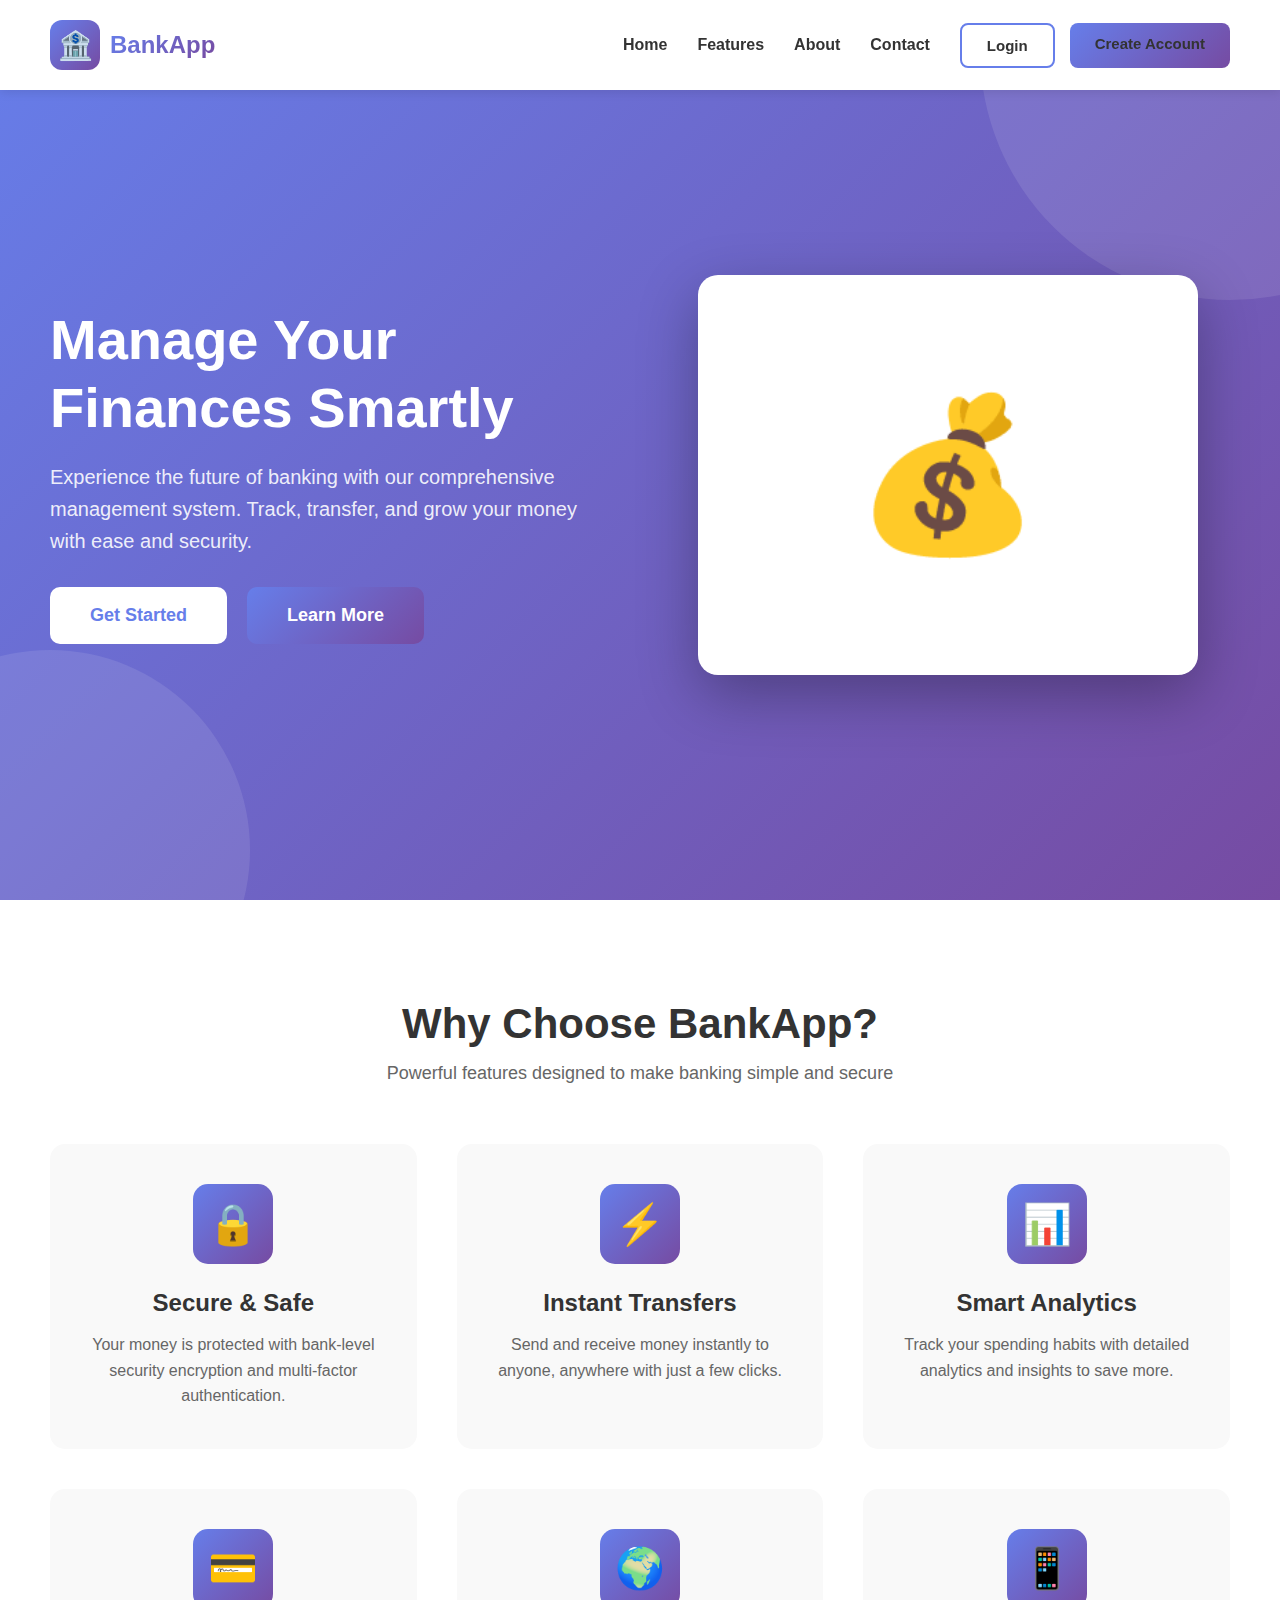
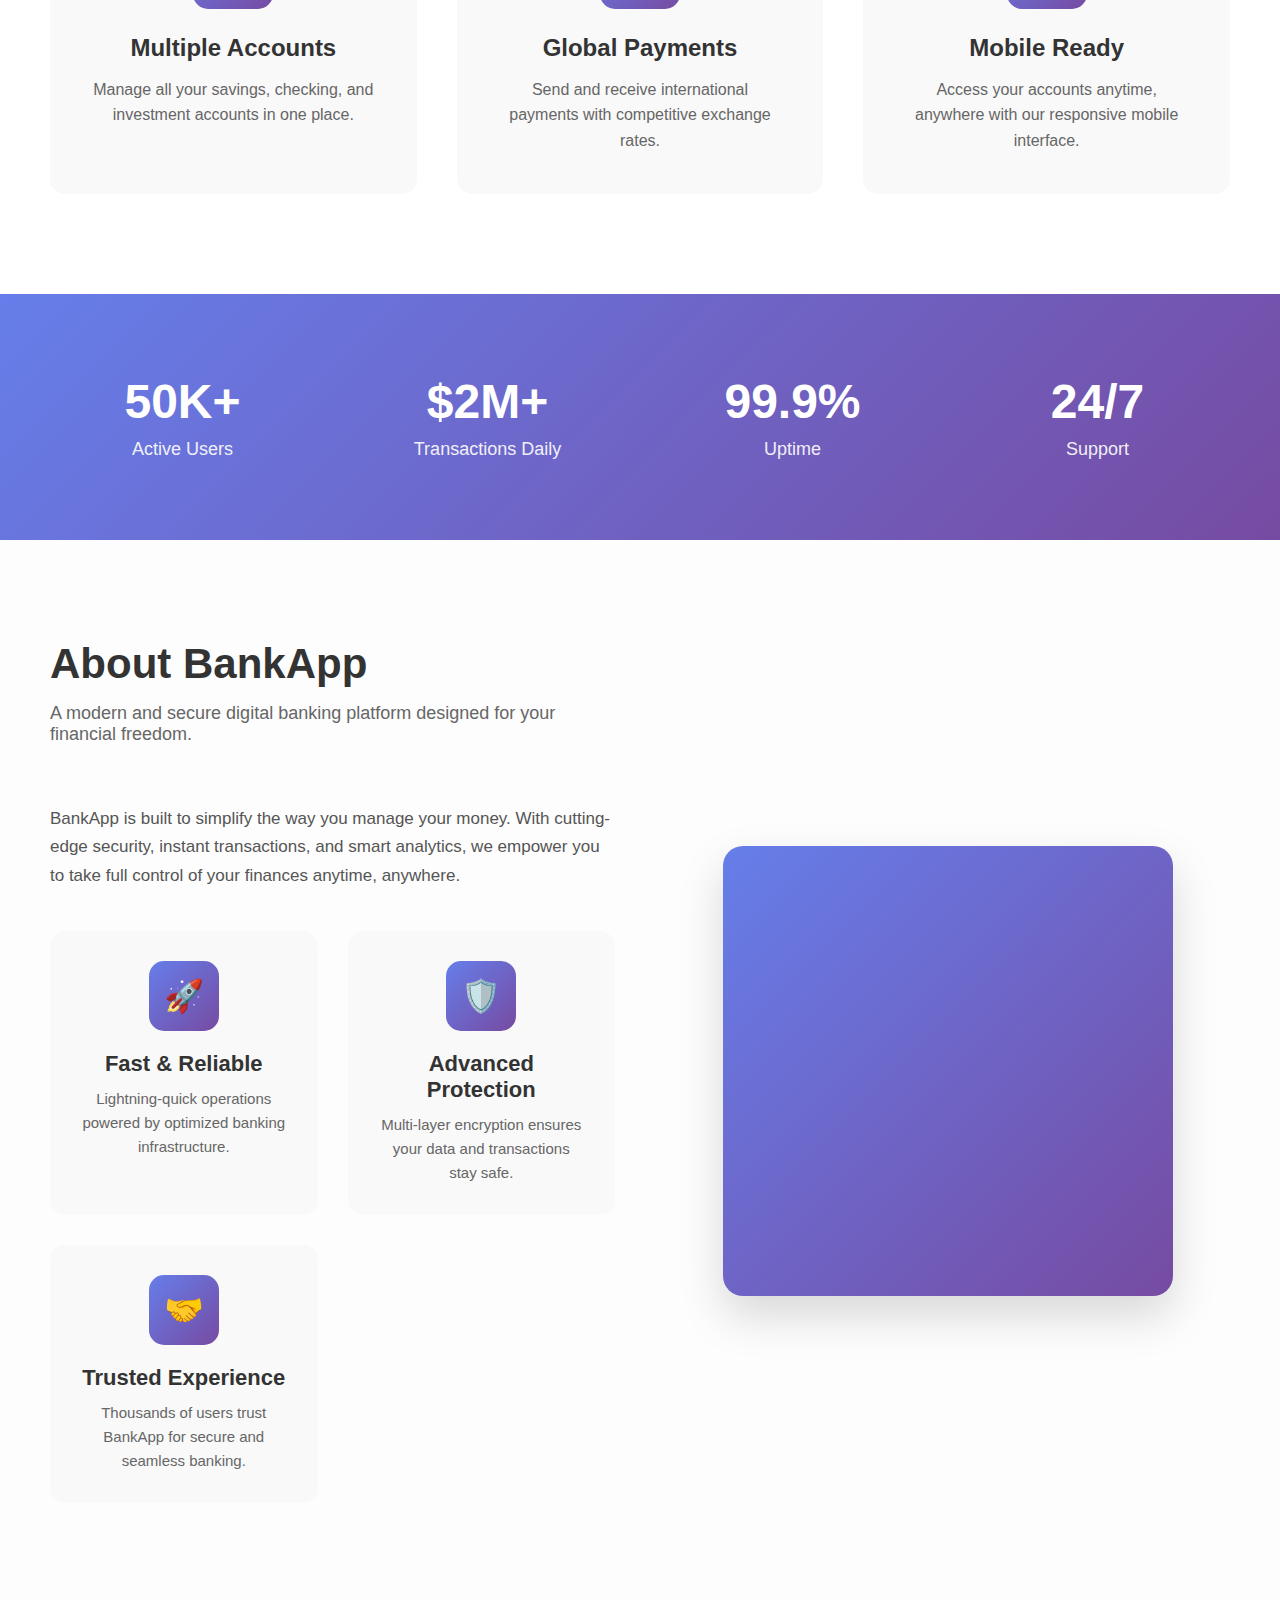
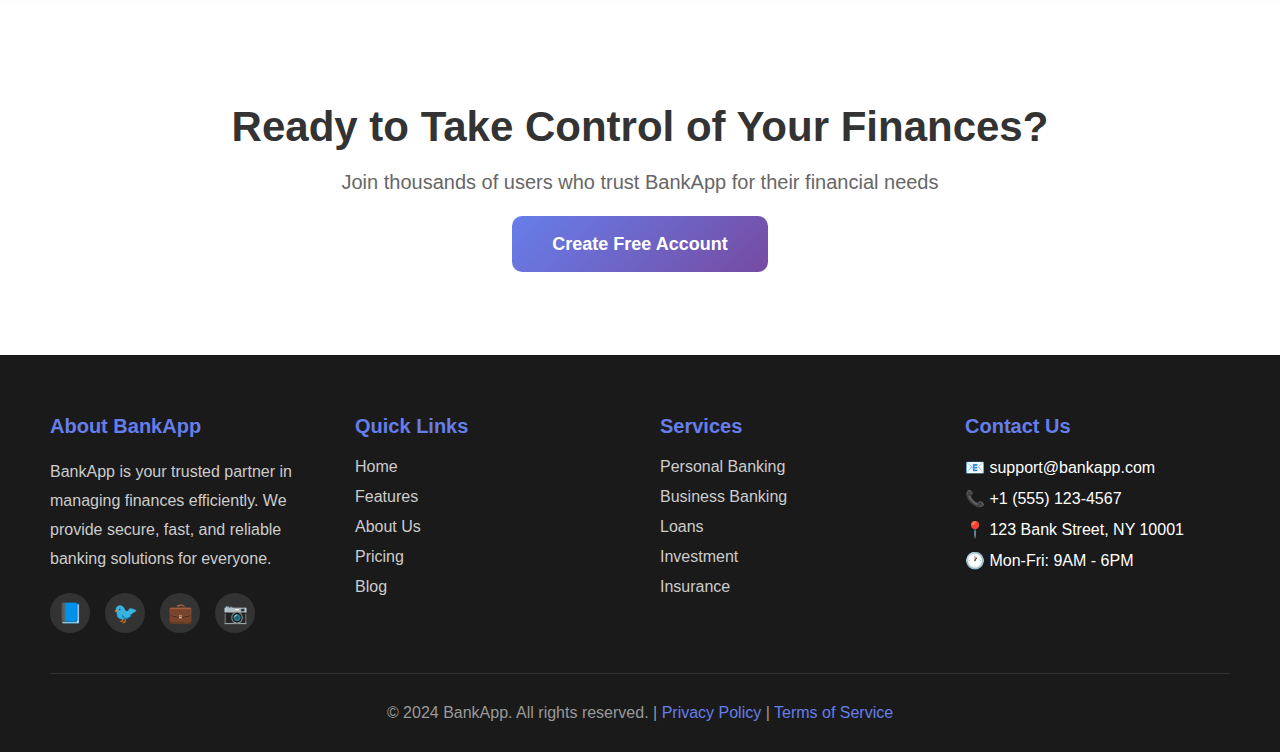
<file: frontend/index.html>
<!DOCTYPE html>
<html lang="en">
<head>
    <meta charset="UTF-8">
    <meta name="viewport" content="width=device-width, initial-scale=1.0">
    <title>BankApp - Manage Your Finances Smartly</title>
    <style>
        * {
            margin: 0;
            padding: 0;
            box-sizing: border-box;
            font-family: 'Segoe UI', Tahoma, Geneva, Verdana, sans-serif;
        }

        body {
            overflow-x: hidden;
        }

        /* Navigation */
        nav {
            position: fixed;
            top: 0;
            width: 100%;
            background: white;
            padding: 20px 50px;
            display: flex;
            justify-content: space-between;
            align-items: center;
            box-shadow: 0 2px 10px rgba(0,0,0,0.1);
            z-index: 1000;
        }

        .logo-section {
            display: flex;
            align-items: center;
            gap: 10px;
        }

        .logo {
            width: 50px;
            height: 50px;
            background: linear-gradient(135deg, #667eea 0%, #764ba2 100%);
            border-radius: 12px;
            display: flex;
            align-items: center;
            justify-content: center;
            font-size: 28px;
        }

        .logo-text {
            font-size: 24px;
            font-weight: bold;
            background: linear-gradient(135deg, #667eea 0%, #764ba2 100%);
            -webkit-background-clip: text;
            -webkit-text-fill-color: transparent;
            background-clip: text;
        }

        .nav-links {
            display: flex;
            list-style: none;
            gap: 30px;
            align-items: center;
        }

        .nav-links a {
            text-decoration: none;
            color: #333;
            font-weight: 600;
            transition: all 0.3s;
            position: relative;
        }

        .nav-links a:hover {
            color: #667eea;
        }

        .nav-links a::after {
            content: '';
            position: absolute;
            width: 0;
            height: 2px;
            bottom: -5px;
            left: 0;
            background: linear-gradient(135deg, #667eea 0%, #764ba2 100%);
            transition: width 0.3s;
        }

        .nav-links a:hover::after {
            width: 100%;
        }

        .nav-buttons {
            display: flex;
            gap: 15px;
        }

        .btn {
            padding: 12px 25px;
            border-radius: 8px;
            font-weight: 600;
            cursor: pointer;
            transition: all 0.3s;
            text-decoration: none;
            border: none;
            font-size: 15px;
        }

        .btn-outline {
            background: transparent;
            border: 2px solid #667eea;
            color: #667eea;
        }

        .btn-outline:hover {
            background: #667eea;
            color: white;
            transform: translateY(-2px);
        }

        .btn-primary {
            background: linear-gradient(135deg, #667eea 0%, #764ba2 100%);
            color: white;
        }

        .btn-primary:hover {
            transform: translateY(-2px);
            box-shadow: 0 10px 25px rgba(102, 126, 234, 0.4);
        }

        .menu-toggle {
            display: none;
            background: none;
            border: none;
            font-size: 28px;
            cursor: pointer;
            color: #667eea;
        }

        /* Hero Section */
        .hero {
            min-height: 100vh;
            background: linear-gradient(135deg, #667eea 0%, #764ba2 100%);
            display: flex;
            align-items: center;
            justify-content: center;
            padding: 100px 50px 50px;
            position: relative;
            overflow: hidden;
        }

        .hero::before {
            content: '';
            position: absolute;
            width: 500px;
            height: 500px;
            background: rgba(255, 255, 255, 0.1);
            border-radius: 50%;
            top: -200px;
            right: -200px;
            animation: float 6s ease-in-out infinite;
        }

        .hero::after {
            content: '';
            position: absolute;
            width: 400px;
            height: 400px;
            background: rgba(255, 255, 255, 0.1);
            border-radius: 50%;
            bottom: -150px;
            left: -150px;
            animation: float 8s ease-in-out infinite;
        }

        @keyframes float {
            0%, 100% { transform: translateY(0); }
            50% { transform: translateY(-20px); }
        }

        .hero-content {
            max-width: 1200px;
            display: grid;
            grid-template-columns: 1fr 1fr;
            gap: 50px;
            align-items: center;
            z-index: 1;
        }

        .hero-text h1 {
            font-size: 56px;
            color: white;
            margin-bottom: 20px;
            line-height: 1.2;
        }

        .hero-text p {
            font-size: 20px;
            color: rgba(255, 255, 255, 0.9);
            margin-bottom: 30px;
            line-height: 1.6;
        }

        .hero-buttons {
            display: flex;
            gap: 20px;
        }

        .btn-hero {
            padding: 18px 40px;
            font-size: 18px;
            border-radius: 10px;
            font-weight: bold;
        }

        .btn-white {
            background: white;
            color: #667eea;
        }

        .btn-white:hover {
            transform: translateY(-3px);
            box-shadow: 0 15px 35px rgba(0, 0, 0, 0.2);
        }

        .hero-image {
            display: flex;
            justify-content: center;
            align-items: center;
        }

        .hero-image-content {
            width: 100%;
            max-width: 500px;
            height: 400px;
            background: white;
            border-radius: 20px;
            box-shadow: 0 20px 60px rgba(0, 0, 0, 0.3);
            display: flex;
            align-items: center;
            justify-content: center;
            font-size: 150px;
            animation: float 6s ease-in-out infinite;
        }

        /* Features Section */
        .features {
            padding: 100px 50px;
            background: white;
        }

        .section-title {
            text-align: center;
            font-size: 42px;
            color: #333;
            margin-bottom: 15px;
        }

        .section-subtitle {
            text-align: center;
            font-size: 18px;
            color: #666;
            margin-bottom: 60px;
        }

        .features-grid {
            max-width: 1200px;
            margin: 0 auto;
            display: grid;
            grid-template-columns: repeat(auto-fit, minmax(300px, 1fr));
            gap: 40px;
        }

        .feature-card {
            padding: 40px;
            background: #f9f9f9;
            border-radius: 15px;
            text-align: center;
            transition: all 0.3s;
        }

        .feature-card:hover {
            transform: translateY(-10px);
            box-shadow: 0 15px 40px rgba(0, 0, 0, 0.1);
            background: white;
        }

        .feature-icon {
            width: 80px;
            height: 80px;
            margin: 0 auto 25px;
            background: linear-gradient(135deg, #667eea 0%, #764ba2 100%);
            border-radius: 15px;
            display: flex;
            align-items: center;
            justify-content: center;
            font-size: 40px;
        }

        .feature-card h3 {
            font-size: 24px;
            color: #333;
            margin-bottom: 15px;
        }

        .feature-card p {
            font-size: 16px;
            color: #666;
            line-height: 1.6;
        }

        /* About Section */
.about {
    padding: 100px 50px;
    background: #fdfdfd;
}

.about-container {
    max-width: 1300px;
    margin: auto;
    display: grid;
    grid-template-columns: repeat(auto-fit, minmax(420px, 1fr));
    align-items: center;
    gap: 50px;
}

.about-content .section-title {
    text-align: left;
}

.about-content .section-subtitle {
    text-align: left;
}

.about-text {
    font-size: 17px;
    color: #555;
    line-height: 1.7;
    margin-bottom: 40px;
}

.about-highlights {
    display: grid;
    grid-template-columns: repeat(auto-fit, minmax(220px, 1fr));
    gap: 30px;
}

.about-item {
    background: #f9f9f9;
    padding: 30px;
    border-radius: 15px;
    transition: 0.3s ease;
    text-align: center;
}

.about-item:hover {
    transform: translateY(-8px);
    box-shadow: 0 15px 35px rgba(0,0,0,0.08);
    background: white;
}

.about-icon {
    width: 70px;
    height: 70px;
    margin: 0 auto 20px;
    background: linear-gradient(135deg, #667eea 0%, #764ba2 100%);
    border-radius: 15px;
    display: flex;
    align-items: center;
    justify-content: center;
    font-size: 32px;
    color: #fff;
}

.about-item h3 {
    font-size: 22px;
    margin-bottom: 10px;
    color: #333;
}

.about-item p {
    font-size: 15px;
    color: #666;
    line-height: 1.6;
}

/* About Image Side */
.about-image {
    display: flex;
    justify-content: center;
    align-items: center;
}

.about-img-card {
    width: 100%;
    max-width: 450px;
    height: 450px;
    border-radius: 20px;
    background: linear-gradient(135deg, #667eea 0%, #764ba2 100%);
    box-shadow: 0 20px 45px rgba(0,0,0,0.15);
    animation: floatAnim 4s ease-in-out infinite;
}

/* Floating animation */
@keyframes floatAnim {
    0% { transform: translateY(0); }
    50% { transform: translateY(-15px); }
    100% { transform: translateY(0); }
}


        /* Stats Section */
        .stats {
            padding: 80px 50px;
            background: linear-gradient(135deg, #667eea 0%, #764ba2 100%);
            color: white;
        }

        .stats-grid {
            max-width: 1200px;
            margin: 0 auto;
            display: grid;
            grid-template-columns: repeat(auto-fit, minmax(250px, 1fr));
            gap: 40px;
            text-align: center;
        }

        .stat-item h2 {
            font-size: 48px;
            margin-bottom: 10px;
        }

        .stat-item p {
            font-size: 18px;
            opacity: 0.9;
        }

        /* CTA Section */
        .cta {
            padding: 100px 50px;
            background: white;
            text-align: center;
        }

        .cta h2 {
            font-size: 42px;
            color: #333;
            margin-bottom: 20px;
        }

        .cta p {
            font-size: 20px;
            color: #666;
            margin-bottom: 40px;
        }

        /* Footer */
        footer {
            background: #1a1a1a;
            color: white;
            padding: 60px 50px 30px;
        }

        .footer-content {
            max-width: 1200px;
            margin: 0 auto;
            display: grid;
            grid-template-columns: repeat(auto-fit, minmax(250px, 1fr));
            gap: 40px;
            margin-bottom: 40px;
        }

        .footer-section h3 {
            font-size: 20px;
            margin-bottom: 20px;
            color: #667eea;
        }

        .footer-section p {
            line-height: 1.8;
            color: #ccc;
        }

        .footer-section ul {
            list-style: none;
        }

        .footer-section ul li {
            margin-bottom: 12px;
        }

        .footer-section ul li a {
            color: #ccc;
            text-decoration: none;
            transition: color 0.3s;
        }

        .footer-section ul li a:hover {
            color: #667eea;
        }

        .social-links {
            display: flex;
            gap: 15px;
            margin-top: 20px;
        }

        .social-links a {
            width: 40px;
            height: 40px;
            background: #333;
            border-radius: 50%;
            display: flex;
            align-items: center;
            justify-content: center;
            text-decoration: none;
            font-size: 20px;
            transition: all 0.3s;
        }

        .social-links a:hover {
            background: linear-gradient(135deg, #667eea 0%, #764ba2 100%);
            transform: translateY(-3px);
        }

        .footer-bottom {
            border-top: 1px solid #333;
            padding-top: 30px;
            text-align: center;
            color: #999;
        }

        /* Responsive */
        @media (max-width: 768px) {
            nav {
                padding: 15px 20px;
            }

            .nav-links {
                position: fixed;
                top: 80px;
                left: -100%;
                width: 100%;
                height: calc(100vh - 80px);
                background: white;
                flex-direction: column;
                padding: 50px 0;
                transition: left 0.3s;
                box-shadow: 0 5px 15px rgba(0,0,0,0.1);
            }

            .nav-links.active {
                left: 0;
            }

            .menu-toggle {
                display: block;
            }

            .hero {
                padding: 120px 20px 50px;
            }

            .hero-content {
                grid-template-columns: 1fr;
                text-align: center;
            }

            .hero-text h1 {
                font-size: 36px;
            }

            .hero-text p {
                font-size: 16px;
            }

            .hero-buttons {
                justify-content: center;
                flex-wrap: wrap;
            }

            .features {
                padding: 60px 20px;
            }

            .section-title {
                font-size: 32px;
            }

            .stats {
                padding: 60px 20px;
            }

            .cta {
                padding: 60px 20px;
            }

            .cta h2 {
                font-size: 32px;
            }

            footer {
                padding: 40px 20px 20px;
            }
        }
    </style>
</head>
<body>
    <!-- Navigation -->
    <nav>
        <div class="logo-section">
            <div class="logo">🏦</div>
            <div class="logo-text"><a href="./index.html">BankApp</a></div>
        </div>

        <ul class="nav-links" id="navLinks">
            <li><a href="#home">Home</a></li>
            <li><a href="#features">Features</a></li>
            <li><a href="#about">About</a></li>
            <li><a href="#contact">Contact</a></li>
            <li class="nav-buttons">
                <a href="./loginPage/login.html" class="btn btn-outline">Login</a>
                <a href="./createAccount/createaccount.html" class="btn btn-primary">Create Account</a>
            </li>
        </ul>

        <button class="menu-toggle" id="menuToggle">☰</button>
    </nav>

    <!-- Hero Section -->
    <section class="hero" id="home">
        <div class="hero-content">
            <div class="hero-text">
                <h1>Manage Your Finances Smartly</h1>
                <p>Experience the future of banking with our comprehensive management system. Track, transfer, and grow your money with ease and security.</p>
                <div class="hero-buttons">
                    <a href="./createAccount//createaccount.html" class="btn btn-hero btn-white">Get Started</a>
                    <a href="#features" class="btn btn-hero btn-primary">Learn More</a>
                </div>
            </div>
            <div class="hero-image">
                <div class="hero-image-content">
                    💰
                </div>
            </div>
        </div>
    </section>

    <!-- Features Section -->
    <section class="features" id="features">
        <h2 class="section-title">Why Choose BankApp?</h2>
        <p class="section-subtitle">Powerful features designed to make banking simple and secure</p>

        <div class="features-grid">
            <div class="feature-card">
                <div class="feature-icon">🔒</div>
                <h3>Secure & Safe</h3>
                <p>Your money is protected with bank-level security encryption and multi-factor authentication.</p>
            </div>

            <div class="feature-card">
                <div class="feature-icon">⚡</div>
                <h3>Instant Transfers</h3>
                <p>Send and receive money instantly to anyone, anywhere with just a few clicks.</p>
            </div>

            <div class="feature-card">
                <div class="feature-icon">📊</div>
                <h3>Smart Analytics</h3>
                <p>Track your spending habits with detailed analytics and insights to save more.</p>
            </div>

            <div class="feature-card">
                <div class="feature-icon">💳</div>
                <h3>Multiple Accounts</h3>
                <p>Manage all your savings, checking, and investment accounts in one place.</p>
            </div>

            <div class="feature-card">
                <div class="feature-icon">🌍</div>
                <h3>Global Payments</h3>
                <p>Send and receive international payments with competitive exchange rates.</p>
            </div>

            <div class="feature-card">
                <div class="feature-icon">📱</div>
                <h3>Mobile Ready</h3>
                <p>Access your accounts anytime, anywhere with our responsive mobile interface.</p>
            </div>
        </div>
    </section>

    <!-- Stats Section -->
    <section class="stats">
        <div class="stats-grid">
            <div class="stat-item">
                <h2>50K+</h2>
                <p>Active Users</p>
            </div>
            <div class="stat-item">
                <h2>$2M+</h2>
                <p>Transactions Daily</p>
            </div>
            <div class="stat-item">
                <h2>99.9%</h2>
                <p>Uptime</p>
            </div>
            <div class="stat-item">
                <h2>24/7</h2>
                <p>Support</p>
            </div>
        </div>
    </section>

    <section class="about" id="about">
    <div class="about-container">
        <div class="about-content">
            <h2 class="section-title">About BankApp</h2>
            <p class="section-subtitle">
                A modern and secure digital banking platform designed for your financial freedom.
            </p>

            <p class="about-text">
                BankApp is built to simplify the way you manage your money.  
                With cutting-edge security, instant transactions, and smart analytics,  
                we empower you to take full control of your finances anytime, anywhere.
            </p>

            <div class="about-highlights">
                <div class="about-item">
                    <div class="about-icon">🚀</div>
                    <h3>Fast & Reliable</h3>
                    <p>Lightning-quick operations powered by optimized banking infrastructure.</p>
                </div>

                <div class="about-item">
                    <div class="about-icon">🛡️</div>
                    <h3>Advanced Protection</h3>
                    <p>Multi-layer encryption ensures your data and transactions stay safe.</p>
                </div>

                <div class="about-item">
                    <div class="about-icon">🤝</div>
                    <h3>Trusted Experience</h3>
                    <p>Thousands of users trust BankApp for secure and seamless banking.</p>
                </div>
            </div>
        </div>

        <div class="about-image">
            <div class="about-img-card"></div>
        </div>
    </div>
</section>


    <!-- CTA Section -->
    <section class="cta" id="about">
        <h2>Ready to Take Control of Your Finances?</h2>
        <p>Join thousands of users who trust BankApp for their financial needs</p>
        <a href="./createAccount/createaccount.html" class="btn btn-hero btn-primary">Create Free Account</a>
    </section>

    <!-- Footer -->
    <footer id="contact">
        <div class="footer-content">
            <div class="footer-section">
                <h3>About BankApp</h3>
                <p>BankApp is your trusted partner in managing finances efficiently. We provide secure, fast, and reliable banking solutions for everyone.</p>
                <div class="social-links">
                    <a href="#" title="Facebook">📘</a>
                    <a href="#" title="Twitter">🐦</a>
                    <a href="#" title="LinkedIn">💼</a>
                    <a href="#" title="Instagram">📷</a>
                </div>
            </div>

            <div class="footer-section">
                <h3>Quick Links</h3>
                <ul>
                    <li><a href="#home">Home</a></li>
                    <li><a href="#features">Features</a></li>
                    <li><a href="#about">About Us</a></li>
                    <li><a href="#">Pricing</a></li>
                    <li><a href="#">Blog</a></li>
                </ul>
            </div>

            <div class="footer-section">
                <h3>Services</h3>
                <ul>
                    <li><a href="#">Personal Banking</a></li>
                    <li><a href="#">Business Banking</a></li>
                    <li><a href="#">Loans</a></li>
                    <li><a href="#">Investment</a></li>
                    <li><a href="#">Insurance</a></li>
                </ul>
            </div>

            <div class="footer-section">
                <h3>Contact Us</h3>
                <ul>
                    <li>📧 support@bankapp.com</li>
                    <li>📞 +1 (555) 123-4567</li>
                    <li>📍 123 Bank Street, NY 10001</li>
                    <li>🕐 Mon-Fri: 9AM - 6PM</li>
                </ul>
            </div>
        </div>

        <div class="footer-bottom">
            <p>&copy; 2024 BankApp. All rights reserved. | <a href="#" style="color: #667eea; text-decoration: none;">Privacy Policy</a> | <a href="#" style="color: #667eea; text-decoration: none;">Terms of Service</a></p>
        </div>
    </footer>

    <script>
        // Mobile Menu Toggle
        const menuToggle = document.getElementById('menuToggle');
        const navLinks = document.getElementById('navLinks');

        menuToggle.addEventListener('click', () => {
            navLinks.classList.toggle('active');
            menuToggle.textContent = navLinks.classList.contains('active') ? '✕' : '☰';
        });

        // Close menu when clicking on a link
        document.querySelectorAll('.nav-links a').forEach(link => {
            link.addEventListener('click', () => {
                navLinks.classList.remove('active');
                menuToggle.textContent = '☰';
            });
        });

        // Smooth scrolling for anchor links
        document.querySelectorAll('a[href^="#"]').forEach(anchor => {
            anchor.addEventListener('click', function (e) {
                e.preventDefault();
                const target = document.querySelector(this.getAttribute('href'));
                if (target) {
                    target.scrollIntoView({
                        behavior: 'smooth',
                        block: 'start'
                    });
                }
            });
        });

        // Add scroll effect to navbar
        window.addEventListener('scroll', () => {
            const nav = document.querySelector('nav');
            if (window.scrollY > 50) {
                nav.style.padding = '15px 50px';
            } else {
                nav.style.padding = '20px 50px';
            }
        });
    </script>
</body>
</html>
</file>
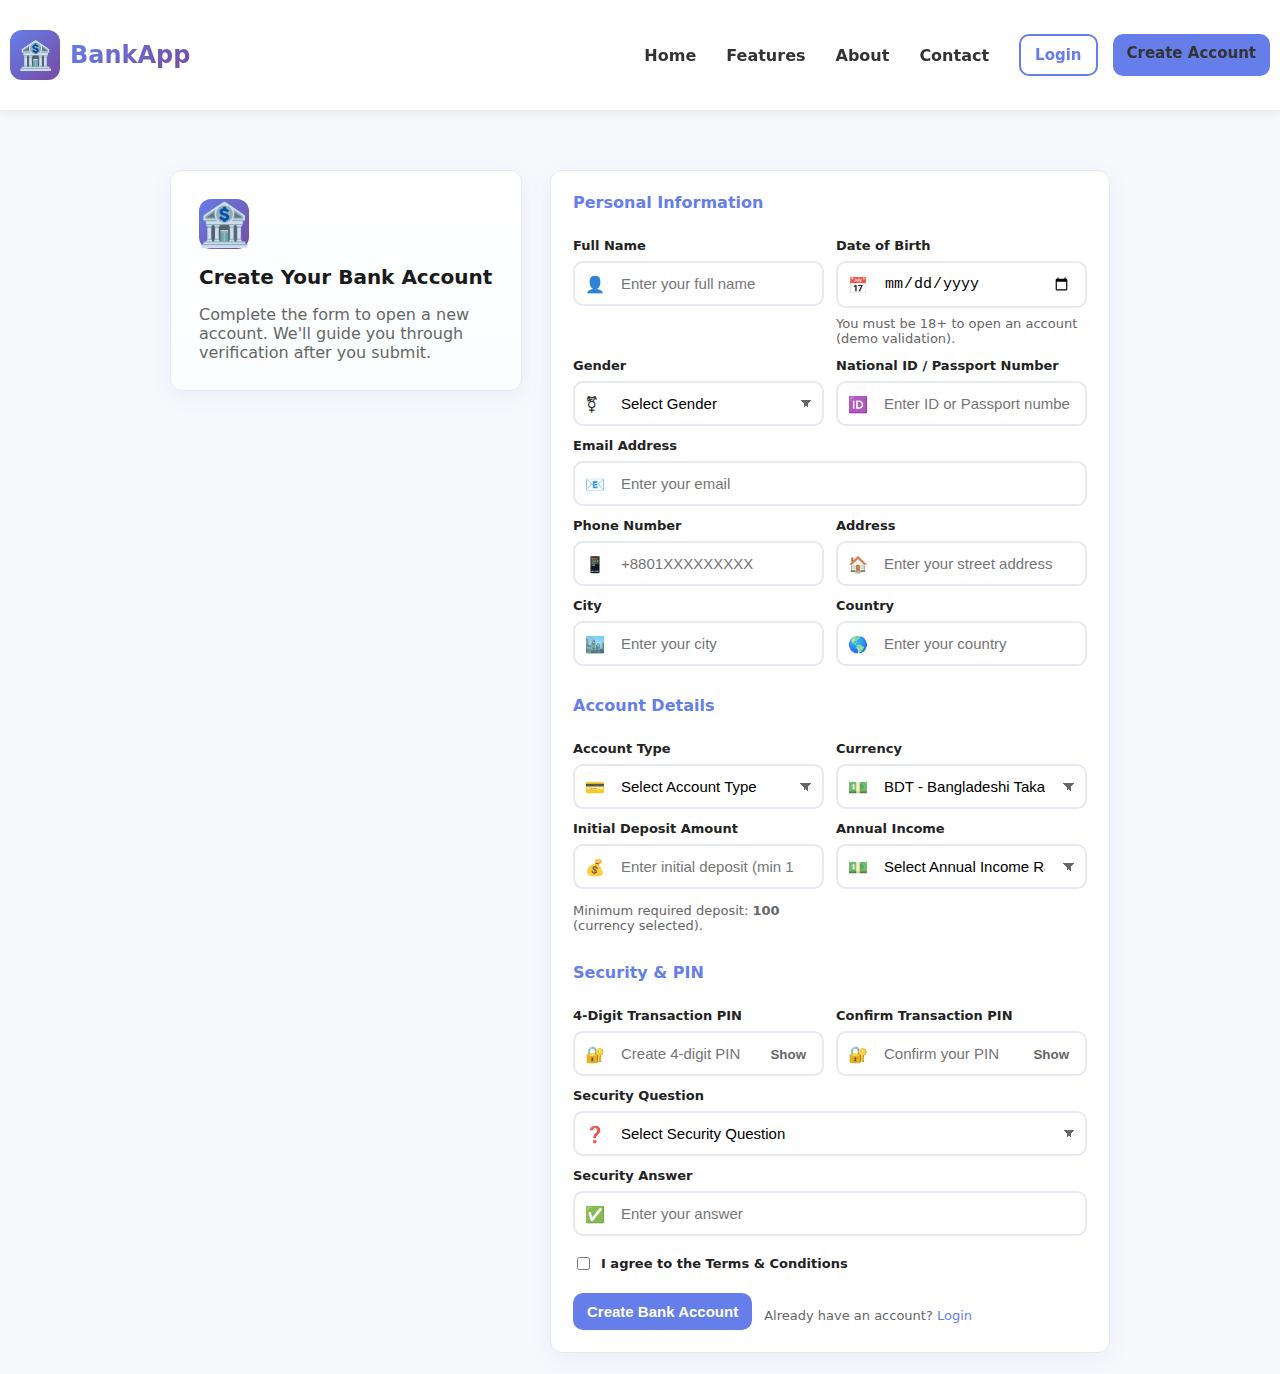
<file: frontend/createAccount/createaccount.html>
<!DOCTYPE html>
<html lang="en">
<head>
  <meta charset="utf-8" />
  <meta name="viewport" content="width=device-width,initial-scale=1" />
  <title>Bank Management System — Create Account</title>

  <!-- Minimal internal styles to keep the same theme but clean -->
  <style>
    :root{
      --accent:#667eea;
      --muted:#666;
      --bg:#f7f8fc;
      --card:#ffffff;
      --border:#e6e9f2;
      --radius:12px;
      --shadow: 0 6px 20px rgba(102,126,234,0.08);
      font-family: Inter, ui-sans-serif, system-ui, -apple-system, "Segoe UI", Roboto, "Helvetica Neue", Arial;
      color-scheme: light;
    }

    *{box-sizing:border-box}
    html,body{height:100%;margin:0;background:var(--bg);color:#1a1a1a}
    a{color:var(--accent);text-decoration:none;cursor:pointer}

     /* Navigation */
      nav {
    position: fixed;
    top: 0;
    left: 0;
    width: 100%;
    padding: 18px 10px;
    background: #ffffff;
    box-shadow: 0 2px 10px rgba(0,0,0,0.08);

    display: flex;
    align-items: center;
    justify-content: space-between;

    z-index: 1000;
}


        .logo-section {
            display: flex;
            align-items: center;
            gap: 10px;
        }

        .logo {
            width: 50px;
            height: 50px;
            background: linear-gradient(135deg, #667eea 0%, #764ba2 100%);
            border-radius: 12px;
            display: flex;
            align-items: center;
            justify-content: center;
            font-size: 28px;
        }

        .logo-text {
            font-size: 24px;
            font-weight: bold;
            background: linear-gradient(135deg, #667eea 0%, #764ba2 100%);
            -webkit-background-clip: text;
            -webkit-text-fill-color: transparent;
            background-clip: text;
        }

        .nav-links {
            display: flex;
            list-style: none;
            gap: 30px;
            align-items: center;
        }

        .nav-links a {
            text-decoration: none;
            color: #333;
            font-weight: 600;
            transition: all 0.3s;
            position: relative;
        }

        .nav-links a:hover {
            color: #667eea;
        }

        .nav-links a::after {
            content: '';
            position: absolute;
            width: 0;
            height: 2px;
            bottom: -5px;
            left: 0;
            background: linear-gradient(135deg, #667eea 0%, #764ba2 100%);
            transition: width 0.3s;
        }

        .nav-links a:hover::after {
            width: 100%;
        }

        .nav-buttons {
            display: flex;
            gap: 15px;
        }

        .btn {
            padding: 12px 25px;
            border-radius: 8px;
            font-weight: 600;
            cursor: pointer;
            transition: all 0.3s;
            text-decoration: none;
            border: none;
            font-size: 15px;
        }

        .btn-outline {
            background: transparent;
            border: 2px solid #667eea;
            color: #667eea;
        }

        .btn-outline:hover {
            background: #667eea;
            color: white;
            transform: translateY(-2px);
        }

        .btn-primary {
            background: linear-gradient(135deg, #667eea 0%, #764ba2 100%);
            color: white;
        }

        .btn-primary:hover {
            transform: translateY(-2px);
            box-shadow: 0 10px 25px rgba(102, 126, 234, 0.4);
        }

        .menu-toggle {
            display: none;
            background: none;
            border: none;
            font-size: 28px;
            cursor: pointer;
            color: #667eea;
        }
    .btn{
      display:inline-block;padding:10px 14px;border-radius:10px;font-weight:600;border:0;cursor:pointer;
      background:var(--accent);color:#fff;
    }
    .btn.btn-outline{background:transparent;color:var(--accent);border:2px solid var(--accent)}
    .container{
      max-width:980px;margin:150px auto;padding:20px;
      display:grid;grid-template-columns:1fr 560px;gap:28px;align-items:start;
    }

    /* Left card (branding) */
    .panel{
      background:linear-gradient(180deg, #fff, #fbfdff);border-radius:var(--radius);
      padding:28px;box-shadow:var(--shadow);border:1px solid var(--border);
      display:flex;flex-direction:column;gap:16px;align-items:flex-start;
    }
    .panel .logo{font-size:42px}
    .panel h1{margin:0;font-size:20px}
    .panel p{margin:0;color:var(--muted)}

    /* Form card */
    .card{
      background:var(--card);border-radius:var(--radius);padding:22px;box-shadow:var(--shadow);border:1px solid var(--border);
    }
    .section-title{color:var(--accent);margin:0 0 14px;font-size:16px}
    form{display:flex;flex-direction:column;gap:12px}
    .grid{display:grid;grid-template-columns:1fr 1fr;gap:12px}
    .form-group{display:flex;flex-direction:column;gap:8px}
    label{font-size:13px;color:#222;font-weight:600}
    .input-wrapper{position:relative}
    .input-wrapper .input-icon{
      position:absolute;left:12px;top:50%;transform:translateY(-50%);font-size:16px;opacity:0.9
    }
    input[type="text"], input[type="email"], input[type="tel"], input[type="date"], input[type="number"], input[type="password"], select {
      width:100%;padding:12px 14px 12px 46px;border-radius:10px;border:2px solid var(--border);outline:none;font-size:15px;
      background:transparent;transition:box-shadow .15s, border-color .15s;
    }
    input:focus, select:focus{border-color:var(--accent);box-shadow:0 6px 18px rgba(102,126,234,0.08)}
    select{appearance:none;padding-right:40px;background-image:linear-gradient(45deg, transparent 50%, var(--muted) 50%), linear-gradient(135deg, var(--muted) 50%, transparent 50%);background-position:right 14px top 50%, right 10px top 50%;background-repeat:no-repeat;background-size:8px 8px,8px 8px}
    .full-width{grid-column:1/-1}

    .checkbox-group{display:flex;align-items:center;gap:8px;margin-top:6px}
    .error-message{color:#b00020;background:#fff0f2;padding:10px;border-radius:8px;border:1px solid #f4c2d0;display:none}
    .success-message{color:#0a7d4b;background:#ecf9f1;padding:10px;border-radius:8px;border:1px solid #bde6c8;display:none}
    .link{margin-top:8px;color:var(--muted);font-size:14px}
    .actions{display:flex;gap:12px;align-items:center;margin-top:8px}

    /* small helpers */
    .muted{color:var(--muted);font-size:13px}
    .pin-toggle{position:absolute;right:12px;top:50%;transform:translateY(-50%);background:transparent;border:0;font-weight:600;cursor:pointer;color:var(--muted)}
    .note{font-size:13px;color:var(--muted);margin-top:6px}

    /* responsive */
    @media (max-width:980px){
      .container{grid-template-columns:1fr; padding:12px}
    }
    @media (max-width:520px){
      .grid{grid-template-columns:1fr}
      .logo-text{display:none}
      nav{padding:10px}
    }
  </style>
</head>
<body>
  <!-- Navigation (kept theme/links) -->
  <nav>
        <div class="logo-section">
            <div class="logo">🏦</div>
            <div class="logo-text"><a href="../index.html">BankApp</a></div>
        </div>

        <ul class="nav-links" id="navLinks">
            <li><a href="./index.html">Home</a></li>
            <li><a href="#features">Features</a></li>
            <li><a href="#about">About</a></li>
            <li><a href="#contact">Contact</a></li>
            <li class="nav-buttons">
                <a href="../loginPage/login.html" class="btn btn-outline">Login</a>
                <a href="../createAccount/createaccount.html" class="btn btn-primary">Create Account</a>
            </li>
        </ul>

        <button class="menu-toggle" id="menuToggle">☰</button>
      </nav>

  <main class="container" aria-labelledby="pageTitle">
    <!-- Branding / intro panel -->
    <aside class="panel" aria-hidden="false">
      <div class="logo">🏦</div>
      <h1 id="pageTitle">Create Your Bank Account</h1>
      <p id="pageSubtitle">Complete the form to open a new account. We'll guide you through verification after you submit.</p>
 
    </aside>

    <!-- Signup form card -->
    <section class="card" aria-label="Create account form">
      <div id="accountMessage" class="error-message" role="alert" aria-live="polite"></div>

      <form id="createAccount" novalidate>
        <!-- Personal Information -->
        <h3 class="section-title">Personal Information</h3>

        <div class="grid">
          <div class="form-group">
            <label for="accountName">Full Name</label>
            <div class="input-wrapper">
              <span class="input-icon">👤</span>
              <input type="text" id="accountName" name="accountName" placeholder="Enter your full name" autocomplete="name" required>
            </div>
          </div>

          <div class="form-group">
            <label for="accountDOB">Date of Birth</label>
            <div class="input-wrapper">
              <span class="input-icon">📅</span>
              <input type="date" id="accountDOB" name="accountDOB" required aria-describedby="dobHelp">
            </div>
            <div id="dobHelp" class="muted">You must be 18+ to open an account (demo validation).</div>
          </div>

          <div class="form-group">
            <label for="accountGender">Gender</label>
            <div class="input-wrapper">
              <span class="input-icon">⚧</span>
              <select id="accountGender" name="accountGender" required>
                <option value="">Select Gender</option>
                <option value="male">Male</option>
                <option value="female">Female</option>
                <option value="other">Other</option>
              </select>
            </div>
          </div>

          <div class="form-group">
            <label for="accountID">National ID / Passport Number</label>
            <div class="input-wrapper">
              <span class="input-icon">🆔</span>
              <input type="text" id="accountID" name="accountID" placeholder="Enter ID or Passport number" inputmode="text" required>
            </div>
          </div>

          <!-- Contact Info (full width) -->
          <div class="form-group full-width">
            <label for="accountEmail">Email Address</label>
            <div class="input-wrapper">
              <span class="input-icon">📧</span>
              <input type="email" id="accountEmail" name="accountEmail" placeholder="Enter your email" autocomplete="email" required>
            </div>
          </div>

          <div class="form-group">
            <label for="accountPhone">Phone Number</label>
            <div class="input-wrapper">
              <span class="input-icon">📱</span>
              <input type="tel" id="accountPhone" name="accountPhone" placeholder="+8801XXXXXXXXX" inputmode="tel" autocomplete="tel" pattern="^\+?[0-9\s\-]{7,20}$" required>
            </div>
          </div>

          <div class="form-group">
            <label for="accountAddress">Address</label>
            <div class="input-wrapper">
              <span class="input-icon">🏠</span>
              <input type="text" id="accountAddress" name="accountAddress" placeholder="Enter your street address" required>
            </div>
          </div>

          <div class="form-group">
            <label for="accountCity">City</label>
            <div class="input-wrapper">
              <span class="input-icon">🏙️</span>
              <input type="text" id="accountCity" name="accountCity" placeholder="Enter your city" required>
            </div>
          </div>

          <div class="form-group">
            <label for="accountCountry">Country</label>
            <div class="input-wrapper">
              <span class="input-icon">🌎</span>
              <input type="text" id="accountCountry" name="accountCountry" placeholder="Enter your country" required>
            </div>
          </div>
        </div>

        <!-- Account Details -->
        <h3 class="section-title" style="margin-top:18px">Account Details</h3>

        <div class="grid">
          <div class="form-group">
            <label for="accountType">Account Type</label>
            <div class="input-wrapper">
              <span class="input-icon">💳</span>
              <select id="accountType" name="accountType" required>
                <option value="">Select Account Type</option>
                <option value="savings">Savings Account</option>
                <option value="checking">Checking Account</option>
                <option value="business">Business Account</option>
                <option value="joint">Joint Account</option>
              </select>
            </div>
          </div>

          <div class="form-group">
            <label for="accountCurrency">Currency</label>
            <div class="input-wrapper">
              <span class="input-icon">💵</span>
              <select id="accountCurrency" name="accountCurrency" required>
                <option value="">Select Currency</option>
                <option value="USD">USD - US Dollar</option>
                <option value="EUR">EUR - Euro</option>
                <option value="GBP">GBP - British Pound</option>
                <option value="JPY">JPY - Japanese Yen</option>
                <option value="BDT" selected>BDT - Bangladeshi Taka</option>
                <option value="INR">INR - Indian Rupee</option>
              </select>
            </div>
          </div>

          <div class="form-group">
            <label for="initialDeposit">Initial Deposit Amount</label>
            <div class="input-wrapper">
              <span class="input-icon">💰</span>
              <input type="number" id="initialDeposit" name="initialDeposit" placeholder="Enter initial deposit (min 100)" min="100" step="0.01" inputmode="decimal" required>
            </div>
            <div class="muted note">Minimum required deposit: <strong>100</strong> (currency selected).</div>
          </div>

          <div class="form-group">
            <label for="annualIncome">Annual Income</label>
            <div class="input-wrapper">
              <span class="input-icon">💵</span>
              <select id="annualIncome" name="annualIncome" required>
                <option value="">Select Annual Income Range</option>
                <option value="0-25000">$0 - $25,000</option>
                <option value="25000-50000">$25,000 - $50,000</option>
                <option value="50000-100000">$50,000 - $100,000</option>
                <option value="100000-250000">$100,000 - $250,000</option>
                <option value="250000+">$250,000+</option>
              </select>
            </div>
          </div>
        </div>

        <!-- Security -->
        <h3 class="section-title" style="margin-top:18px">Security & PIN</h3>

        <div class="grid">
          <div class="form-group">
            <label for="transactionPIN">4-Digit Transaction PIN</label>
            <div class="input-wrapper">
              <span class="input-icon">🔐</span>
              <input type="password" id="transactionPIN" name="transactionPIN" placeholder="Create 4-digit PIN" maxlength="4" inputmode="numeric" autocomplete="new-password" pattern="\d{4}" required>
              <button type="button" class="pin-toggle" aria-label="Show PIN" data-target="transactionPIN">Show</button>
            </div>
          </div>

          <div class="form-group">
            <label for="confirmPIN">Confirm Transaction PIN</label>
            <div class="input-wrapper">
              <span class="input-icon">🔐</span>
              <input type="password" id="confirmPIN" name="confirmPIN" placeholder="Confirm your PIN" maxlength="4" inputmode="numeric" autocomplete="new-password" pattern="\d{4}" required>
              <button type="button" class="pin-toggle" aria-label="Show PIN" data-target="confirmPIN">Show</button>
            </div>
          </div>

          <div class="form-group full-width">
            <label for="securityQuestion">Security Question</label>
            <div class="input-wrapper">
              <span class="input-icon">❓</span>
              <select id="securityQuestion" name="securityQuestion" required>
                <option value="">Select Security Question</option>
                <option value="mother">What is your mother's maiden name?</option>
                <option value="pet">What was the name of your first pet?</option>
                <option value="city">In which city were you born?</option>
                <option value="school">What was the name of your first school?</option>
                <option value="car">What was your first car?</option>
              </select>
            </div>
          </div>

          <div class="form-group full-width">
            <label for="securityAnswer">Security Answer</label>
            <div class="input-wrapper">
              <span class="input-icon">✅</span>
              <input type="text" id="securityAnswer" name="securityAnswer" placeholder="Enter your answer" autocomplete="off" required>
            </div>
          </div>
        </div>

        <!-- Agreements & actions -->
        <div class="checkbox-group">
          <input type="checkbox" id="termsAccount" name="termsAccount" required>
          <label for="termsAccount">I agree to the Terms &amp; Conditions</label>
        </div>

        <div class="actions">
          <button type="submit" class="btn">Create Bank Account</button>
          <div class="link muted">Already have an account? <a href="../loginPage/login.html">Login</a></div>
        </div>
      </form>
    </section>
  </main>

  <!-- JS: client-side validation + small UX helpers -->
  <script>
    (function(){
      const form = document.getElementById('createAccount');
      const msg = document.getElementById('accountMessage');

      // Utility: show message
      function showMessage(text, type = 'error') {
        msg.style.display = text ? 'block' : 'none';
        msg.textContent = text || '';
        msg.className = type === 'error' ? 'error-message' : 'success-message';
      }

      // PIN toggles
      document.querySelectorAll('.pin-toggle').forEach(btn=>{
        btn.addEventListener('click', () => {
          const target = document.getElementById(btn.dataset.target);
          if(!target) return;
          if(target.type === 'password'){ target.type = 'text'; btn.textContent = 'Hide'; btn.setAttribute('aria-label','Hide PIN'); }
          else { target.type = 'password'; btn.textContent = 'Show'; btn.setAttribute('aria-label','Show PIN'); }
          target.focus();
        });
      });

      // allow only digits in PIN inputs
      ['transactionPIN', 'confirmPIN'].forEach(id=>{
        const el = document.getElementById(id);
        el.addEventListener('input', () => {
          el.value = el.value.replace(/[^0-9]/g,'').slice(0,4);
        });
      });

      // date validation (simple: 18+)
      function isAdult(dobStr){
        if(!dobStr) return false;
        const dob = new Date(dobStr);
        if (isNaN(dob)) return false;
        const today = new Date();
        const adultDate = new Date(dob.getFullYear() + 18, dob.getMonth(), dob.getDate());
        return adultDate <= today;
      }

      form.addEventListener('submit', (e) => {
        e.preventDefault();
        showMessage('', ''); // clear

        // HTML5 validation first
        if (!form.checkValidity()) {
          showMessage('Please fill out all required fields correctly.');
          // Let the browser highlight fields
          form.reportValidity();
          return;
        }

        // DOB >= 18
        const dob = form.accountDOB.value;
        if(!isAdult(dob)) {
          showMessage('You must be at least 18 years old to open an account.');
          return;
        }

        // PIN checks
        const pin = form.transactionPIN.value;
        const pin2 = form.confirmPIN.value;
        if (!/^\d{4}$/.test(pin) || !/^\d{4}$/.test(pin2)) {
          showMessage('PIN must be exactly 4 digits.');
          return;
        }
        if (pin !== pin2) {
          showMessage('Transaction PIN and confirmation do not match.');
          return;
        }

        // initial deposit check (additional guard)
        const deposit = Number(form.initialDeposit.value || 0);
        const minDeposit = Number(form.initialDeposit.min || 100);
        if (isNaN(deposit) || deposit < minDeposit) {
          showMessage('Initial deposit must be at least ' + minDeposit + '.');
          return;
        }

        // If reached here, form is valid for client-side
        showMessage('Account data looks good. Submitting...', 'success');

        // TODO: Replace following with real submission (fetch / AJAX)
        // For demo: simulate a small delay then clear
        setTimeout(() => {
          showMessage('Account created successfully (demo). Check server integration to store data.', 'success');
          form.reset();
        }, 800);
      });

    })();
  </script>
</body>
</html>
</file>
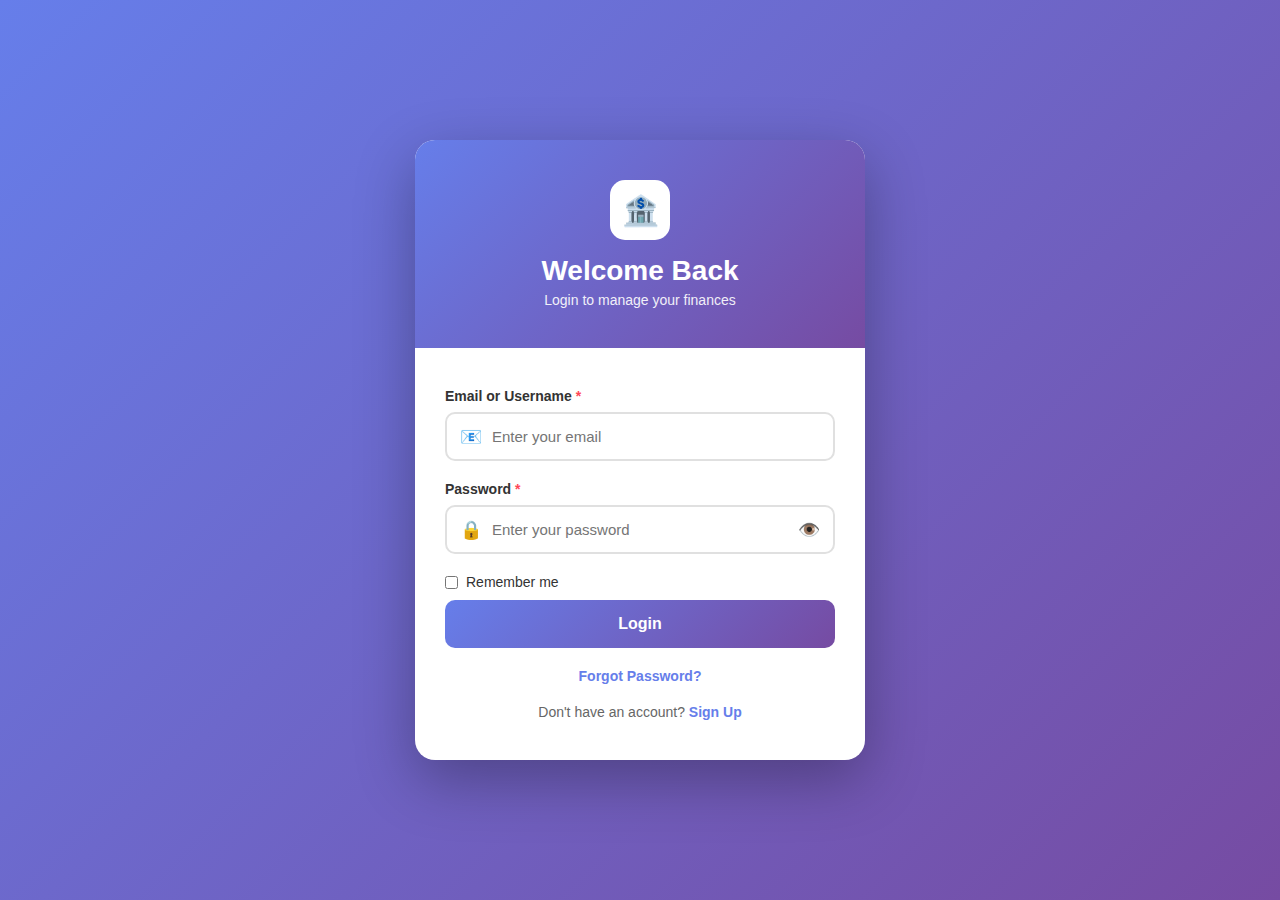
<file: frontend/loginPage/login.html>
<!DOCTYPE html>
<html lang="en">
<head>
    <meta charset="UTF-8">
    <meta name="viewport" content="width=device-width, initial-scale=1.0">
    <title>Bank Management System - Authentication</title>
    <link rel="stylesheet" href="./login.css">
</head>
<body>
    <div class="container">
        <div class="header">
            <div class="logo">🏦</div>
            <h1 id="pageTitle">Welcome Back</h1>
            <p id="pageSubtitle">Login to manage your finances</p>
        </div>

        <div class="form-container">
            <!-- Login Page -->
            <div id="loginPage" class="page active">
                <div id="loginMessage" class="success-message"></div>
                
                <form id="loginForm">
                    <div class="form-group">
                        <label>Email or Username</label>
                        <div class="input-wrapper">
                            <span class="input-icon">📧</span>
                            <input type="text" id="loginEmail" placeholder="Enter your email" required>
                        </div>
                    </div>

                    <div class="form-group">
                        <label>Password</label>
                        <div class="input-wrapper">
                            <span class="input-icon">🔒</span>
                            <input type="password" id="loginPassword" placeholder="Enter your password" required>
                            <span class="password-toggle" onclick="togglePassword('loginPassword')">👁️</span>
                        </div>
                    </div>

                    <div class="checkbox-group">
                        <input type="checkbox" id="rememberMe">
                        <label for="rememberMe">Remember me</label>
                    </div>

                    <button type="submit" class="btn btn-primary">Login</button>
                </form>

                <div class="link">
                    <a onclick="showPage('forgot')">Forgot Password?</a>
                </div>
                <div class="link">
                    Don't have an account? <a onclick="showPage('signup')">Sign Up</a>
                </div>
            </div>

            <!-- Signup Page -->
            <div id="signupPage" class="page">
                <div id="signupMessage" class="error-message"></div>
                
                <form id="signupForm">
                    <div class="form-group">
                        <label>Full Name</label>
                        <div class="input-wrapper">
                            <span class="input-icon">👤</span>
                            <input type="text" id="signupName" placeholder="Enter your full name" required>
                        </div>
                    </div>

                    <div class="form-group">
                        <label>Email</label>
                        <div class="input-wrapper">
                            <span class="input-icon">📧</span>
                            <input type="email" id="signupEmail" placeholder="Enter your email" required>
                        </div>
                    </div>

                    <div class="form-group">
                        <label>Phone Number</label>
                        <div class="input-wrapper">
                            <span class="input-icon">📱</span>
                            <input type="tel" id="signupPhone" placeholder="Enter your phone number" required>
                        </div>
                    </div>

                    <div class="form-group">
                        <label>Password</label>
                        <div class="input-wrapper">
                            <span class="input-icon">🔒</span>
                            <input type="password" id="signupPassword" placeholder="Create a password" required>
                            <span class="password-toggle" onclick="togglePassword('signupPassword')">👁️</span>
                        </div>
                    </div>

                    <div class="form-group">
                        <label>Confirm Password</label>
                        <div class="input-wrapper">
                            <span class="input-icon">🔒</span>
                            <input type="password" id="signupConfirmPassword" placeholder="Confirm your password" required>
                            <span class="password-toggle" onclick="togglePassword('signupConfirmPassword')">👁️</span>
                        </div>
                    </div>

                    <div class="checkbox-group">
                        <input type="checkbox" id="terms" required>
                        <label for="terms">I agree to Terms & Conditions</label>
                    </div>

                    <button type="submit" class="btn btn-primary">Create Account</button>
                </form>

                <div class="link">
                    Already have an account? <a onclick="showPage('login')">Login</a>
                </div>
            </div>

            <!-- OTP Verification Page -->
            <div id="otpPage" class="page">
                <div class="email-icon">📧</div>
                
                <div id="otpMessage" class="error-message"></div>
                
                <div class="otp-info">
                    We've sent a 6-digit verification code to<br>
                    <strong id="otpEmail">user@example.com</strong>
                </div>

                <form id="otpForm">
                    <div class="otp-container">
                        <input type="text" class="otp-input" maxlength="1" id="otp1" onkeyup="moveToNext(this, 'otp2')" onkeydown="moveToPrev(event, this, null)" required>
                        <input type="text" class="otp-input" maxlength="1" id="otp2" onkeyup="moveToNext(this, 'otp3')" onkeydown="moveToPrev(event, this, 'otp1')" required>
                        <input type="text" class="otp-input" maxlength="1" id="otp3" onkeyup="moveToNext(this, 'otp4')" onkeydown="moveToPrev(event, this, 'otp2')" required>
                        <input type="text" class="otp-input" maxlength="1" id="otp4" onkeyup="moveToNext(this, 'otp5')" onkeydown="moveToPrev(event, this, 'otp3')" required>
                        <input type="text" class="otp-input" maxlength="1" id="otp5" onkeyup="moveToNext(this, 'otp6')" onkeydown="moveToPrev(event, this, 'otp4')" required>
                        <input type="text" class="otp-input" maxlength="1" id="otp6" onkeydown="moveToPrev(event, this, 'otp5')" required>
                    </div>

                    <button type="submit" class="btn btn-primary">Verify OTP</button>
                </form>

                <div class="resend-section">
                    Didn't receive code? 
                    <button class="resend-btn" id="resendBtn" onclick="resendOTP()">Resend OTP</button>
                    <span id="timerSection" style="display: none;">
                        in <span class="timer" id="timer">60</span>s
                    </span>
                </div>

                <div class="link">
                    <a onclick="showPage('signup')">← Back to Signup</a>
                </div>
            </div>

            <!-- Forgot Password Page -->
            <div id="forgotPage" class="page">
                <a class="back-btn" onclick="showPage('login')">← Back to Login</a>
                
                <div id="forgotMessage" class="success-message"></div>
                
                <form id="forgotForm">
                    <div class="form-group">
                        <label>Email Address</label>
                        <div class="input-wrapper">
                            <span class="input-icon">📧</span>
                            <input type="email" id="forgotEmail" placeholder="Enter your registered email" required>
                        </div>
                    </div>

                    <p style="font-size: 14px; color: #666; margin-bottom: 20px;">
                        We'll send you a password reset link to your email address.
                    </p>

                    <button type="submit" class="btn btn-primary">Send Reset Link</button>
                    <button type="button" class="btn btn-secondary" onclick="showPage('login')">Cancel</button>
                </form>
            </div>
        </div>
    </div>

    <script src="./login.js"></script>
</body>
</html>
</file>
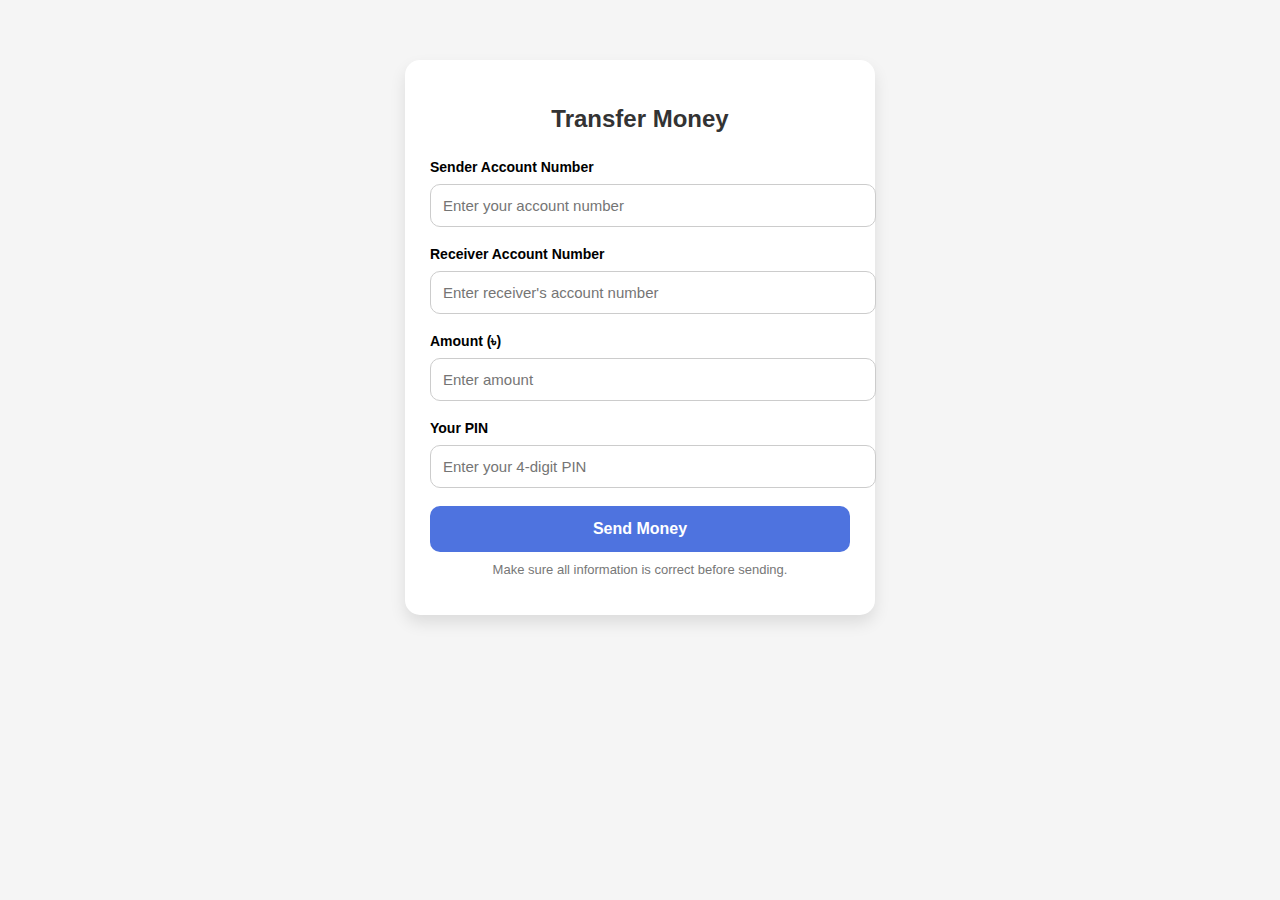
<file: frontend/transfer/transfer.html>
<!DOCTYPE html>
<html lang="en">
<head>
    <meta charset="UTF-8">
    <meta name="viewport" content="width=device-width, initial-scale=1.0">
    <title>Transfer Money</title>

    <style>
        body {
            font-family: 'Arial', sans-serif;
            margin: 0;
            padding: 0;
            background: #f5f5f5;
        }

        .container {
            width: 100%;
            max-width: 420px;
            margin: 60px auto;
            padding: 25px;
            background: #ffffff;
            border-radius: 15px;
            box-shadow: 0 8px 16px rgba(0,0,0,0.1);
        }

        h2 {
            text-align: center;
            color: #333;
            margin-bottom: 25px;
        }

        label {
            font-weight: 600;
            font-size: 14px;
        }

        input {
            width: 100%;
            padding: 12px;
            margin: 8px 0 18px 0;
            border-radius: 10px;
            border: 1px solid #ccc;
            font-size: 15px;
        }

        input:focus {
            border-color: #4e73df;
            outline: none;
        }

        .btn {
            width: 100%;
            padding: 14px;
            background: #4e73df;
            border: none;
            border-radius: 10px;
            color: #fff;
            font-size: 16px;
            cursor: pointer;
            font-weight: bold;
        }

        .btn:hover {
            background: #3c5ac0;
        }

        .note {
            margin-top: 10px;
            color: #777;
            font-size: 13px;
            text-align: center;
        }
    </style>
</head>

<body>

    <div class="container">
        <h2>Transfer Money</h2>

        <form id="transferForm">

            <label for="sender">Sender Account Number</label>
            <input type="text" id="sender" placeholder="Enter your account number" required>

            <label for="receiver">Receiver Account Number</label>
            <input type="text" id="receiver" placeholder="Enter receiver's account number" required>

            <label for="amount">Amount (৳)</label>
            <input type="number" id="amount" placeholder="Enter amount" min="1" required>

            <label for="pin">Your PIN</label>
            <input type="password" id="pin" placeholder="Enter your 4-digit PIN" required>

            <button class="btn" type="submit">Send Money</button>
        </form>

        <p class="note">Make sure all information is correct before sending.</p>
    </div>

</body>
</html>
</file>
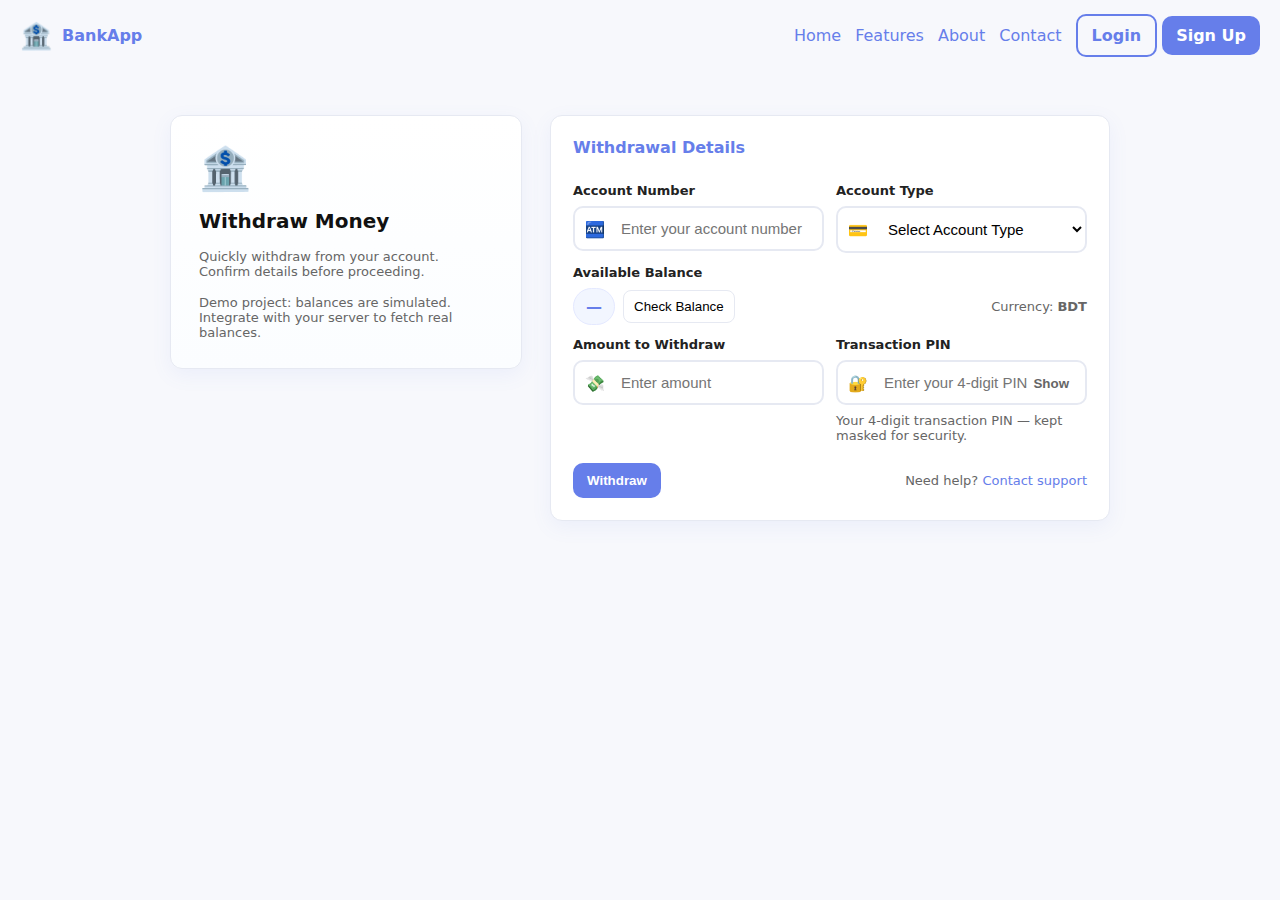
<file: frontend/withdraw/withdraw.html>
<!DOCTYPE html>
<html lang="en">
<head>
  <meta charset="utf-8" />
  <meta name="viewport" content="width=device-width,initial-scale=1" />
  <title>BankApp — Withdraw Money</title>

  <style>
    :root{
      --accent:#667eea;
      --muted:#666;
      --bg:#f7f8fc;
      --card:#ffffff;
      --border:#e6e9f2;
      --radius:12px;
      --shadow: 0 6px 20px rgba(102,126,234,0.08);
      font-family: Inter, ui-sans-serif, system-ui, -apple-system, "Segoe UI", Roboto, "Helvetica Neue", Arial;
      color-scheme: light;
    }

    *{box-sizing:border-box}
    html,body{height:100%;margin:0;background:var(--bg);color:#111}
    a{color:var(--accent);text-decoration:none}
    nav{display:flex;align-items:center;justify-content:space-between;padding:14px 20px;background:transparent}
    .logo-section{display:flex;align-items:center;gap:10px}
    .logo{font-size:26px}
    .logo-text{font-weight:700;color:var(--accent)}
    .nav-links{display:flex;align-items:center;gap:14px;list-style:none;padding:0;margin:0}
    .btn{display:inline-block;padding:10px 14px;border-radius:10px;font-weight:600;border:0;cursor:pointer;background:var(--accent);color:#fff;}
    .btn-outline{background:transparent;color:var(--accent);border:2px solid var(--accent)}

    .container{max-width:980px;margin:24px auto;padding:20px;display:grid;grid-template-columns:1fr 560px;gap:28px;align-items:start}
    .panel{background:linear-gradient(180deg,#fff,#fbfdff);border-radius:var(--radius);padding:28px;box-shadow:var(--shadow);border:1px solid var(--border);display:flex;flex-direction:column;gap:16px}
    .panel .logo{font-size:42px}
    .panel h1{margin:0;font-size:20px}
    .panel p{margin:0;color:var(--muted)}

    .card{background:var(--card);border-radius:var(--radius);padding:22px;box-shadow:var(--shadow);border:1px solid var(--border)}
    .section-title{color:var(--accent);margin:0 0 14px;font-size:16px}
    form{display:flex;flex-direction:column;gap:12px}
    .grid{display:grid;grid-template-columns:1fr 1fr;gap:12px}
    .form-group{display:flex;flex-direction:column;gap:8px}
    label{font-size:13px;color:#222;font-weight:600}
    .input-wrapper{position:relative}
    .input-icon{position:absolute;left:12px;top:50%;transform:translateY(-50%);font-size:16px;opacity:0.95}
    input[type="text"], input[type="email"], input[type="tel"], input[type="date"], input[type="number"], input[type="password"], select {
      width:100%;padding:12px 14px 12px 46px;border-radius:10px;border:2px solid var(--border);outline:none;font-size:15px;background:transparent;transition:box-shadow .15s,border-color .15s;
    }
    input:focus, select:focus{border-color:var(--accent);box-shadow:0 6px 18px rgba(102,126,234,0.08)}
    .full-width{grid-column:1/-1}
    .muted{color:var(--muted);font-size:13px}
    .error-message{color:#b00020;background:#fff0f2;padding:10px;border-radius:8px;border:1px solid #f4c2d0;display:none}
    .success-message{color:#0a7d4b;background:#ecf9f1;padding:10px;border-radius:8px;border:1px solid #bde6c8;display:none}
    .actions{display:flex;gap:12px;align-items:center;margin-top:8px}
    .pin-toggle{position:absolute;right:12px;top:50%;transform:translateY(-50%);background:transparent;border:0;font-weight:600;cursor:pointer;color:var(--muted)}
    .small-btn{padding:8px 10px;border-radius:8px;border:1px solid var(--border);background:#fff;cursor:pointer}
    .balance-bubble{background:#f2f6ff;color:var(--accent);padding:8px 12px;border-radius:999px;border:1px solid #e4e9ff;font-weight:600}

    /* modal */
    .modal-backdrop{position:fixed;inset:0;background:rgba(0,0,0,0.38);display:none;align-items:center;justify-content:center;z-index:1200}
    .modal{background:var(--card);border-radius:12px;padding:18px 20px;max-width:420px;width:92%;box-shadow:0 12px 40px rgba(0,0,0,0.18);border:1px solid var(--border)}
    .modal h3{margin:0 0 12px}
    .modal .row{display:flex;justify-content:space-between;margin:8px 0;color:#333}
    .modal .muted{color:var(--muted)}
    .modal-actions{display:flex;gap:10px;margin-top:14px;justify-content:flex-end}
    .btn-ghost{background:transparent;border:1px solid #ddd;color:#333;padding:10px 12px;border-radius:8px;cursor:pointer}

    @media (max-width:980px){.container{grid-template-columns:1fr;padding:12px}}
    @media (max-width:520px){.grid{grid-template-columns:1fr}.logo-text{display:none}}
  </style>
</head>
<body>
  <nav>
    <div class="logo-section"><div class="logo">🏦</div><div class="logo-text">BankApp</div></div>
    <ul class="nav-links" id="navLinks" aria-label="Primary">
      <li><a href="#home">Home</a></li>
      <li><a href="#features">Features</a></li>
      <li><a href="#about">About</a></li>
      <li><a href="#contact">Contact</a></li>
      <li class="nav-buttons">
        <a href="./loginPage/login.html" class="btn-outline btn" role="button">Login</a>
        <a href="signup.html" class="btn" role="button">Sign Up</a>
      </li>
    </ul>
  </nav>

  <main class="container" aria-labelledby="pageTitle">
    <aside class="panel" aria-hidden="false">
      <div class="logo">🏦</div>
      <h1 id="pageTitle">Withdraw Money</h1>
      <p class="muted">Quickly withdraw from your account. Confirm details before proceeding.</p>
      <p class="muted">Demo project: balances are simulated. Integrate with your server to fetch real balances.</p>
    </aside>

    <section class="card" aria-label="Withdraw form">
      <div id="notify" class="error-message" role="status" aria-live="polite"></div>
      <div id="notifySuccess" class="success-message" role="status" aria-live="polite"></div>

      <form id="withdrawForm" novalidate>
        <h3 class="section-title">Withdrawal Details</h3>

        <div class="grid">
          <div class="form-group">
            <label for="accountNum">Account Number</label>
            <div class="input-wrapper">
              <span class="input-icon">🏧</span>
              <input type="text" id="accountNum" name="accountNum" placeholder="Enter your account number" inputmode="numeric" required>
            </div>
          </div>

          <div class="form-group">
            <label for="accountType">Account Type</label>
            <div class="input-wrapper">
              <span class="input-icon">💳</span>
              <select id="accountType" name="accountType" required>
                <option value="">Select Account Type</option>
                <option value="savings">Savings</option>
                <option value="checking">Checking</option>
                <option value="business">Business</option>
              </select>
            </div>
          </div>

          <div class="form-group full-width">
            <label>Available Balance</label>
            <div style="display:flex;gap:8px;align-items:center">
              <div id="balanceBubble" class="balance-bubble">—</div>
              <button type="button" id="fetchBalanceBtn" class="small-btn" aria-label="Fetch balance">Check Balance</button>
              <div class="muted" style="margin-left:auto;font-size:13px">Currency: <strong id="currencyLabel">BDT</strong></div>
            </div>
          </div>

          <div class="form-group">
            <label for="amount">Amount to Withdraw</label>
            <div class="input-wrapper">
              <span class="input-icon">💸</span>
              <input type="number" id="amount" name="amount" placeholder="Enter amount" min="1" step="0.01" inputmode="decimal" required>
            </div>
          </div>

          <div class="form-group">
            <label for="pin">Transaction PIN</label>
            <div class="input-wrapper">
              <span class="input-icon">🔐</span>
              <input type="password" id="pin" name="pin" placeholder="Enter your 4-digit PIN" maxlength="4" inputmode="numeric" pattern="\d{4}" autocomplete="current-password" required>
              <button type="button" class="pin-toggle" data-target="pin" aria-label="Show PIN">Show</button>
            </div>
            <div class="muted">Your 4-digit transaction PIN — kept masked for security.</div>
          </div>
        </div>

        <div class="actions">
          <button type="submit" class="btn">Withdraw</button>
          <div class="muted" style="margin-left:auto">Need help? <a href="#contact">Contact support</a></div>
        </div>
      </form>
    </section>
  </main>

  <!-- Confirmation Modal -->
  <div id="modalBackdrop" class="modal-backdrop" role="dialog" aria-modal="true" aria-hidden="true">
    <div class="modal" role="document" aria-labelledby="modalTitle">
      <h3 id="modalTitle">Confirm Withdrawal</h3>
      <div class="row"><div class="muted">From Account</div><div id="mAccount">—</div></div>
      <div class="row"><div class="muted">Account Type</div><div id="mType">—</div></div>
      <div class="row"><div class="muted">Amount</div><div id="mAmount">—</div></div>
      <div class="row"><div class="muted">Available Balance</div><div id="mBalance">—</div></div>
      <div class="modal-actions">
        <button class="btn-ghost" id="modalCancel">Cancel</button>
        <button class="btn" id="modalConfirm">Confirm</button>
      </div>
    </div>
  </div>

  <script>
    (function(){
      // Demo balances — replace with backend call
      const demoBalances = {
        "1001001": {balance: 5000.50, currency: 'BDT'},
        "1001002": {balance: 120.00, currency: 'BDT'},
        "2002001": {balance: 250000.75, currency: 'USD'}
      };

      const withdrawForm = document.getElementById('withdrawForm');
      const notify = document.getElementById('notify');
      const notifySuccess = document.getElementById('notifySuccess');
      const balanceBubble = document.getElementById('balanceBubble');
      const fetchBalanceBtn = document.getElementById('fetchBalanceBtn');
      const currencyLabel = document.getElementById('currencyLabel');

      const modalBackdrop = document.getElementById('modalBackdrop');
      const modalCancel = document.getElementById('modalCancel');
      const modalConfirm = document.getElementById('modalConfirm');

      // Modal fields
      const mAccount = document.getElementById('mAccount');
      const mType = document.getElementById('mType');
      const mAmount = document.getElementById('mAmount');
      const mBalance = document.getElementById('mBalance');

      let currentBalance = null;
      let currentCurrency = 'BDT';

      function showNotify(text){ notify.style.display = text ? 'block' : 'none'; notify.textContent = text || ''; notifySuccess.style.display='none'; }
      function showSuccess(text){ notifySuccess.style.display = text ? 'block' : 'none'; notifySuccess.textContent = text || ''; notify.style.display='none'; }

      // PIN toggle
      document.querySelectorAll('.pin-toggle').forEach(btn=>{
        btn.addEventListener('click', ()=>{
          const t = document.getElementById(btn.dataset.target);
          if(!t) return;
          if(t.type === 'password'){ t.type = 'text'; btn.textContent = 'Hide'; btn.setAttribute('aria-label','Hide PIN'); }
          else { t.type = 'password'; btn.textContent = 'Show'; btn.setAttribute('aria-label','Show PIN'); }
          t.focus();
        });
      });

      // Allow only digits in pin
      const pinInput = document.getElementById('pin');
      pinInput.addEventListener('input', ()=>{ pinInput.value = pinInput.value.replace(/[^0-9]/g,'').slice(0,4); });

      // Fetch balance (demo)
      fetchBalanceBtn.addEventListener('click', ()=>{
        const acct = document.getElementById('accountNum').value.trim();
        if(!acct){ showNotify('Enter account number to fetch balance.'); return; }
        const info = demoBalances[acct];
        if(info){
          currentBalance = Number(info.balance);
          currentCurrency = info.currency || 'BDT';
          balanceBubble.textContent = (currentBalance).toLocaleString(undefined, {minimumFractionDigits:2, maximumFractionDigits:2}) + ' ' + currentCurrency;
          currencyLabel.textContent = currentCurrency;
          showNotify('');
          showSuccess('Balance fetched.');
          setTimeout(()=> notifySuccess.style.display='none', 1500);
        } else {
          currentBalance = null;
          balanceBubble.textContent = '—';
          showNotify('No account found in demo data. Use a demo account like 1001001 or 1001002.');
        }
      });

      // Form submit -> validate and show confirmation modal
      withdrawForm.addEventListener('submit', (e)=>{
        e.preventDefault();
        showNotify('');
        showSuccess('');

        // basic HTML validity
        if(!withdrawForm.checkValidity()){
          showNotify('Please fill all required fields correctly.');
          withdrawForm.reportValidity();
          return;
        }

        const acct = document.getElementById('accountNum').value.trim();
        const type = document.getElementById('accountType').value;
        const amount = Number(document.getElementById('amount').value);
        const pin = document.getElementById('pin').value.trim();

        if(!acct){ showNotify('Account number is required.'); return; }
        if(!type){ showNotify('Select account type.'); return; }
        if(isNaN(amount) || amount <= 0){ showNotify('Enter a valid amount greater than 0.'); return; }
        if(!/^\d{4}$/.test(pin)){ showNotify('Enter your 4-digit transaction PIN.'); return; }

        // Check balance — if not fetched, try to fetch from demo
        if(currentBalance === null){
          const demo = demoBalances[acct];
          if(demo){ currentBalance = Number(demo.balance); currentCurrency = demo.currency || 'BDT'; currencyLabel.textContent = currentCurrency; }
        }

        if(currentBalance === null){
          showNotify('Balance unknown. Click "Check Balance" or use a valid demo account (1001001).');
          return;
        }

        if(amount > currentBalance){
          showNotify('Insufficient balance. Cannot withdraw more than available balance.');
          return;
        }

        // All good — show modal
        mAccount.textContent = acct;
        mType.textContent = type.charAt(0).toUpperCase() + type.slice(1);
        mAmount.textContent = amount.toLocaleString(undefined,{minimumFractionDigits:2, maximumFractionDigits:2}) + ' ' + currentCurrency;
        mBalance.textContent = currentBalance.toLocaleString(undefined,{minimumFractionDigits:2, maximumFractionDigits:2}) + ' ' + currentCurrency;

        openModal();
      });

      function openModal(){
        modalBackdrop.style.display = 'flex';
        modalBackdrop.setAttribute('aria-hidden','false');
        modalConfirm.focus();
      }
      function closeModal(){
        modalBackdrop.style.display = 'none';
        modalBackdrop.setAttribute('aria-hidden','true');
      }

      modalCancel.addEventListener('click', ()=> closeModal());

      // Confirm -> simulate transaction
      modalConfirm.addEventListener('click', ()=>{
        const acct = document.getElementById('accountNum').value.trim();
        const amount = Number(document.getElementById('amount').value);
        const pin = document.getElementById('pin').value.trim();

        // In real app: send fetch('/api/withdraw', {acct, amount, pin, ...})
        // Here: simulate success and update demoBalances if exists
        closeModal();

        // simulate processing
        modalConfirm.disabled = true;
        showNotify('');
        showSuccess('Processing transaction...');
        setTimeout(()=>{
          // deduct from demo if exists
          if(demoBalances[acct]){
            demoBalances[acct].balance = Number((demoBalances[acct].balance - amount).toFixed(2));
            currentBalance = demoBalances[acct].balance;
            balanceBubble.textContent = currentBalance.toLocaleString(undefined,{minimumFractionDigits:2, maximumFractionDigits:2}) + ' ' + demoBalances[acct].currency;
            currencyLabel.textContent = demoBalances[acct].currency || currentCurrency;
          } else {
            // if not in demo, just leave balance unknown
            currentBalance = null;
            balanceBubble.textContent = '—';
          }

          showSuccess('Withdrawal successful. Transaction ID: TX' + Date.now().toString().slice(-8));
          modalConfirm.disabled = false;
          // clear amount & pin for safety
          document.getElementById('amount').value = '';
          document.getElementById('pin').value = '';
          setTimeout(()=> notifySuccess.style.display='none', 5000);
        }, 900);
      });

      // close modal by clicking backdrop
      modalBackdrop.addEventListener('click', (ev)=>{
        if(ev.target === modalBackdrop) closeModal();
      });

      // keyboard: Escape closes modal
      window.addEventListener('keydown', (ev)=>{ if(ev.key === 'Escape' && modalBackdrop.style.display === 'flex') closeModal(); });

    })();
  </script>
</body>
</html>
</file>
<file: frontend/loginPage/login.css>
* {
            margin: 0;
            padding: 0;
            box-sizing: border-box;
            font-family: 'Segoe UI', Tahoma, Geneva, Verdana, sans-serif;
        }

        body {
            background: linear-gradient(135deg, #667eea 0%, #764ba2 100%);
            min-height: 100vh;
            display: flex;
            align-items: center;
            justify-content: center;
            padding: 20px;
        }

        .container {
            background: white;
            border-radius: 20px;
            box-shadow: 0 20px 60px rgba(0, 0, 0, 0.3);
            overflow: hidden;
            width: 100%;
            max-width: 450px;
            animation: slideIn 0.5s ease;
        }

        @keyframes slideIn {
            from {
                opacity: 0;
                transform: translateY(-30px);
            }
            to {
                opacity: 1;
                transform: translateY(0);
            }
        }

        .header {
            background: linear-gradient(135deg, #667eea 0%, #764ba2 100%);
            padding: 40px 30px;
            text-align: center;
            color: white;
        }

        .logo {
            width: 60px;
            height: 60px;
            background: white;
            border-radius: 15px;
            margin: 0 auto 15px;
            display: flex;
            align-items: center;
            justify-content: center;
            font-size: 30px;
            font-weight: bold;
            color: #667eea;
        }

        .header h1 {
            font-size: 28px;
            margin-bottom: 5px;
        }

        .header p {
            font-size: 14px;
            opacity: 0.9;
        }

        .form-container {
            padding: 40px 30px;
        }

        .page {
            display: none;
        }

        .page.active {
            display: block;
            animation: fadeIn 0.3s ease;
        }

        @keyframes fadeIn {
            from { opacity: 0; }
            to { opacity: 1; }
        }

        .form-group {
            margin-bottom: 20px;
        }

        label {
            display: block;
            font-size: 14px;
            font-weight: 600;
            color: #333;
            margin-bottom: 8px;
        }

        .input-wrapper {
            position: relative;
        }

        .input-icon {
            position: absolute;
            left: 15px;
            top: 50%;
            transform: translateY(-50%);
            color: #999;
            font-size: 18px;
        }

        input {
            width: 100%;
            padding: 14px 15px 14px 45px;
            border: 2px solid #e0e0e0;
            border-radius: 10px;
            font-size: 15px;
            transition: all 0.3s;
            outline: none;
        }

        input:focus {
            border-color: #667eea;
            box-shadow: 0 0 0 3px rgba(102, 126, 234, 0.1);
        }

        .password-toggle {
            position: absolute;
            right: 15px;
            top: 50%;
            transform: translateY(-50%);
            cursor: pointer;
            color: #999;
            font-size: 18px;
        }

        .btn {
            width: 100%;
            padding: 15px;
            border: none;
            border-radius: 10px;
            font-size: 16px;
            font-weight: 600;
            cursor: pointer;
            transition: all 0.3s;
            margin-top: 10px;
        }

        .btn-primary {
            background: linear-gradient(135deg, #667eea 0%, #764ba2 100%);
            color: white;
        }

        .btn-primary:hover {
            transform: translateY(-2px);
            box-shadow: 0 10px 25px rgba(102, 126, 234, 0.4);
        }

        .btn-secondary {
            background: transparent;
            color: #667eea;
            border: 2px solid #667eea;
        }

        .btn-secondary:hover {
            background: #667eea;
            color: white;
        }

        .link {
            text-align: center;
            margin-top: 20px;
            font-size: 14px;
            color: #666;
        }

        .link a {
            color: #667eea;
            text-decoration: none;
            font-weight: 600;
            cursor: pointer;
        }

        .link a:hover {
            text-decoration: underline;
        }

        .back-btn {
            display: inline-flex;
            align-items: center;
            color: #667eea;
            font-size: 14px;
            font-weight: 600;
            cursor: pointer;
            margin-bottom: 20px;
            text-decoration: none;
        }

        .back-btn:hover {
            text-decoration: underline;
        }

        .success-message {
            background: #d4edda;
            color: #155724;
            padding: 12px;
            border-radius: 8px;
            margin-bottom: 20px;
            text-align: center;
            display: none;
        }

        .error-message {
            background: #f8d7da;
            color: #721c24;
            padding: 12px;
            border-radius: 8px;
            margin-bottom: 20px;
            text-align: center;
            display: none;
        }

        .checkbox-group {
            display: flex;
            align-items: center;
            margin-top: 15px;
        }

        .checkbox-group input[type="checkbox"] {
            width: auto;
            margin-right: 8px;
            padding: 0;
        }

        .checkbox-group label {
            margin: 0;
            font-weight: normal;
            font-size: 14px;
        }

        /* OTP Styles */
        .otp-container {
            display: flex;
            justify-content: center;
            gap: 10px;
            margin: 30px 0;
        }

        .otp-input {
            width: 50px;
            height: 55px;
            text-align: center;
            font-size: 24px;
            font-weight: bold;
            border: 2px solid #e0e0e0;
            border-radius: 10px;
            padding: 0;
            transition: all 0.3s;
        }

        .otp-input:focus {
            border-color: #667eea;
            box-shadow: 0 0 0 3px rgba(102, 126, 234, 0.1);
        }

        .otp-info {
            text-align: center;
            color: #666;
            font-size: 14px;
            margin-bottom: 20px;
        }

        .otp-info strong {
            color: #667eea;
        }

        .resend-section {
            text-align: center;
            margin-top: 20px;
            font-size: 14px;
            color: #666;
        }

        .resend-btn {
            color: #667eea;
            font-weight: 600;
            cursor: pointer;
            text-decoration: none;
            background: none;
            border: none;
            padding: 0;
        }

        .resend-btn:hover {
            text-decoration: underline;
        }

        .resend-btn:disabled {
            color: #999;
            cursor: not-allowed;
        }

        .timer {
            font-weight: 600;
            color: #667eea;
        }

        .email-icon {
            font-size: 60px;
            text-align: center;
            margin-bottom: 20px;
        }


        /* Create Account Page Specific Styles */
#createAccountPage {
    max-height: 70vh;
    overflow-y: auto;
    padding-right: 10px;
}

/* Custom scrollbar for the form */
#createAccountPage::-webkit-scrollbar {
    width: 8px;
}

#createAccountPage::-webkit-scrollbar-track {
    background: #f1f1f1;
    border-radius: 10px;
}

#createAccountPage::-webkit-scrollbar-thumb {
    background: linear-gradient(135deg, #667eea 0%, #764ba2 100%);
    border-radius: 10px;
}

#createAccountPage::-webkit-scrollbar-thumb:hover {
    background: linear-gradient(135deg, #764ba2 0%, #667eea 100%);
}

/* Section Headers */
#createAccountPage h3 {
    color: #667eea;
    margin-bottom: 20px;
    margin-top: 30px;
    font-size: 18px;
    font-weight: 600;
    padding-bottom: 10px;
    border-bottom: 2px solid #f0f0f0;
}

#createAccountPage h3:first-of-type {
    margin-top: 0;
}

/* Select dropdown styling */
select {
    padding: 14px 15px 14px 45px;
    border: 2px solid #e0e0e0;
    border-radius: 10px;
    font-size: 15px;
    width: 100%;
    outline: none;
    transition: all 0.3s;
    background: white;
    cursor: pointer;
    appearance: none;
    background-image: url("data:image/svg+xml,%3Csvg xmlns='http://www.w3.org/2000/svg' width='12' height='12' viewBox='0 0 12 12'%3E%3Cpath fill='%23999' d='M6 9L1 4h10z'/%3E%3C/svg%3E");
    background-repeat: no-repeat;
    background-position: right 15px center;
}

select:focus {
    border-color: #667eea;
    box-shadow: 0 0 0 3px rgba(102, 126, 234, 0.1);
}

select option {
    padding: 10px;
}

/* Date input styling */
input[type="date"] {
    padding: 14px 15px 14px 45px;
    cursor: pointer;
}

input[type="date"]::-webkit-calendar-picker-indicator {
    cursor: pointer;
    opacity: 0.6;
}

input[type="date"]::-webkit-calendar-picker-indicator:hover {
    opacity: 1;
}

/* Number input styling */
input[type="number"] {
    padding: 14px 15px 14px 45px;
}

input[type="number"]::-webkit-inner-spin-button,
input[type="number"]::-webkit-outer-spin-button {
    opacity: 0.6;
}

/* Enhanced checkbox group for multiple checkboxes */
#createAccountPage .checkbox-group {
    margin-bottom: 15px;
    padding: 12px;
    background: #f9f9f9;
    border-radius: 8px;
    transition: all 0.3s;
}

#createAccountPage .checkbox-group:hover {
    background: #f0f0f0;
}

#createAccountPage .checkbox-group input[type="checkbox"] {
    width: 18px;
    height: 18px;
    cursor: pointer;
    accent-color: #667eea;
}

#createAccountPage .checkbox-group label {
    cursor: pointer;
    user-select: none;
}

/* Form validation styles */
input:invalid:not(:placeholder-shown),
select:invalid:not(:placeholder-shown) {
    border-color: #ff4757;
}

input:valid:not(:placeholder-shown),
select:valid {
    border-color: #38ef7d;
}

/* PIN input specific styling */
input[type="password"][maxlength="4"] {
    letter-spacing: 8px;
    font-size: 20px;
    font-weight: bold;
}

/* Loading state for submit button */
.btn-primary:disabled {
    opacity: 0.6;
    cursor: not-allowed;
    transform: none !important;
}

/* Required field indicator */
label::after {
    content: '';
}

label:has(+ .input-wrapper input[required])::after,
label:has(+ .input-wrapper select[required])::after {
    content: ' *';
    color: #ff4757;
    font-weight: bold;
}

/* Mobile responsiveness for create account form */
@media (max-width: 768px) {
    #createAccountPage {
        max-height: 60vh;
    }
    
    #createAccountPage h3 {
        font-size: 16px;
        margin-top: 25px;
    }
    
    input, select {
        font-size: 14px;
    }
    
    .input-icon {
        font-size: 16px;
    }
}

/* Info text styling */
.info-text {
    font-size: 12px;
    color: #999;
    margin-top: 5px;
    font-style: italic;
}

/* Two-column layout for some fields (optional) */
.form-row {
    display: grid;
    grid-template-columns: 1fr 1fr;
    gap: 15px;
}

@media (max-width: 768px) {
    .form-row {
        grid-template-columns: 1fr;
    }
}

/* Success message after account creation */
.success-message {
    background: #d4edda;
    color: #155724;
    padding: 15px;
    border-radius: 8px;
    margin-bottom: 20px;
    text-align: center;
    display: none;
    border: 1px solid #c3e6cb;
}

.success-message.show {
    display: block;
    animation: slideDown 0.3s ease;
}

@keyframes slideDown {
    from {
        opacity: 0;
        transform: translateY(-10px);
    }
    to {
        opacity: 1;
        transform: translateY(0);
    }
}

/* Error message styling */
.error-message {
    background: #f8d7da;
    color: #721c24;
    padding: 15px;
    border-radius: 8px;
    margin-bottom: 20px;
    text-align: center;
    display: none;
    border: 1px solid #f5c6cb;
}

.error-message.show {
    display: block;
    animation: shake 0.3s ease;
}

@keyframes shake {
    0%, 100% { transform: translateX(0); }
    25% { transform: translateX(-10px); }
    75% { transform: translateX(10px); }
}

/* Field helper text */
.helper-text {
    font-size: 12px;
    color: #666;
    margin-top: 5px;
    display: block;
}

/* Progress indicator (optional) */
.form-progress {
    height: 4px;
    background: #e0e0e0;
    border-radius: 2px;
    margin-bottom: 20px;
    overflow: hidden;
}

.form-progress-bar {
    height: 100%;
    background: linear-gradient(135deg, #667eea 0%, #764ba2 100%);
    width: 0%;
    transition: width 0.3s ease;
}
</file>
